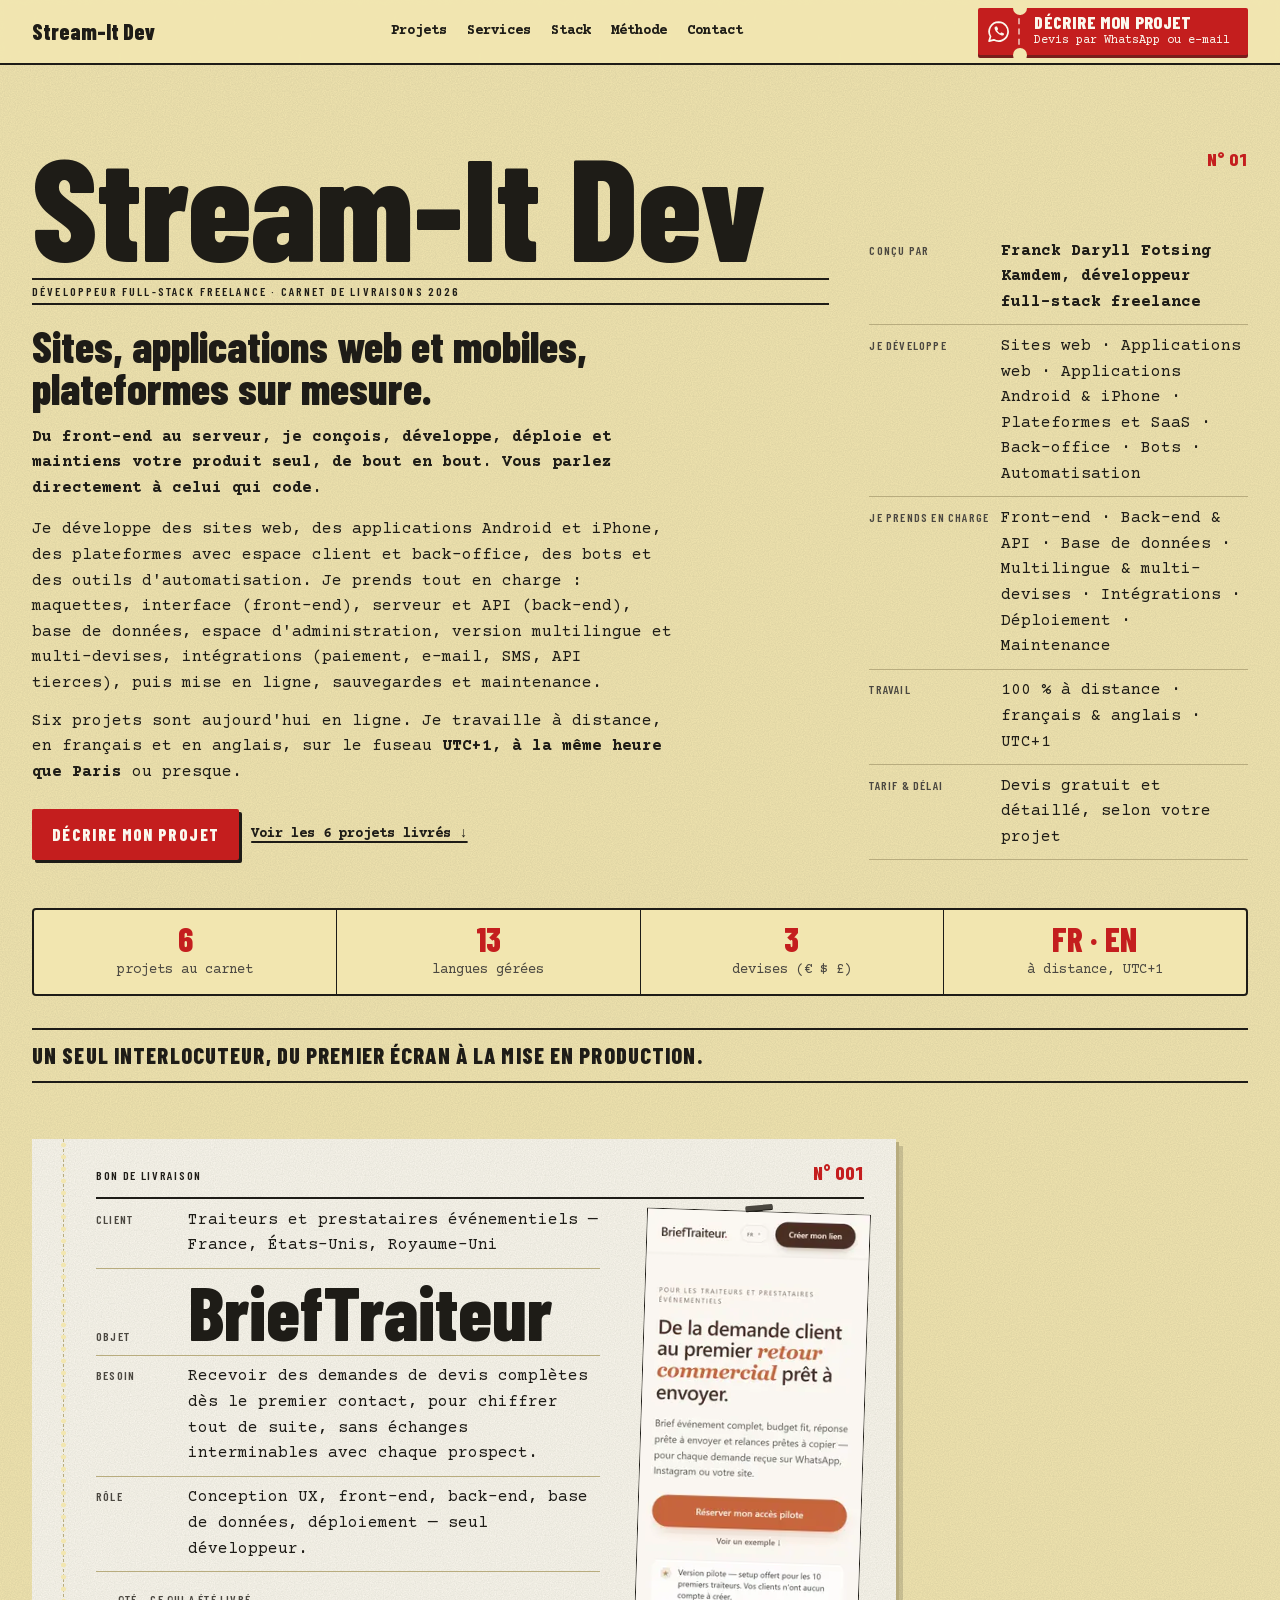
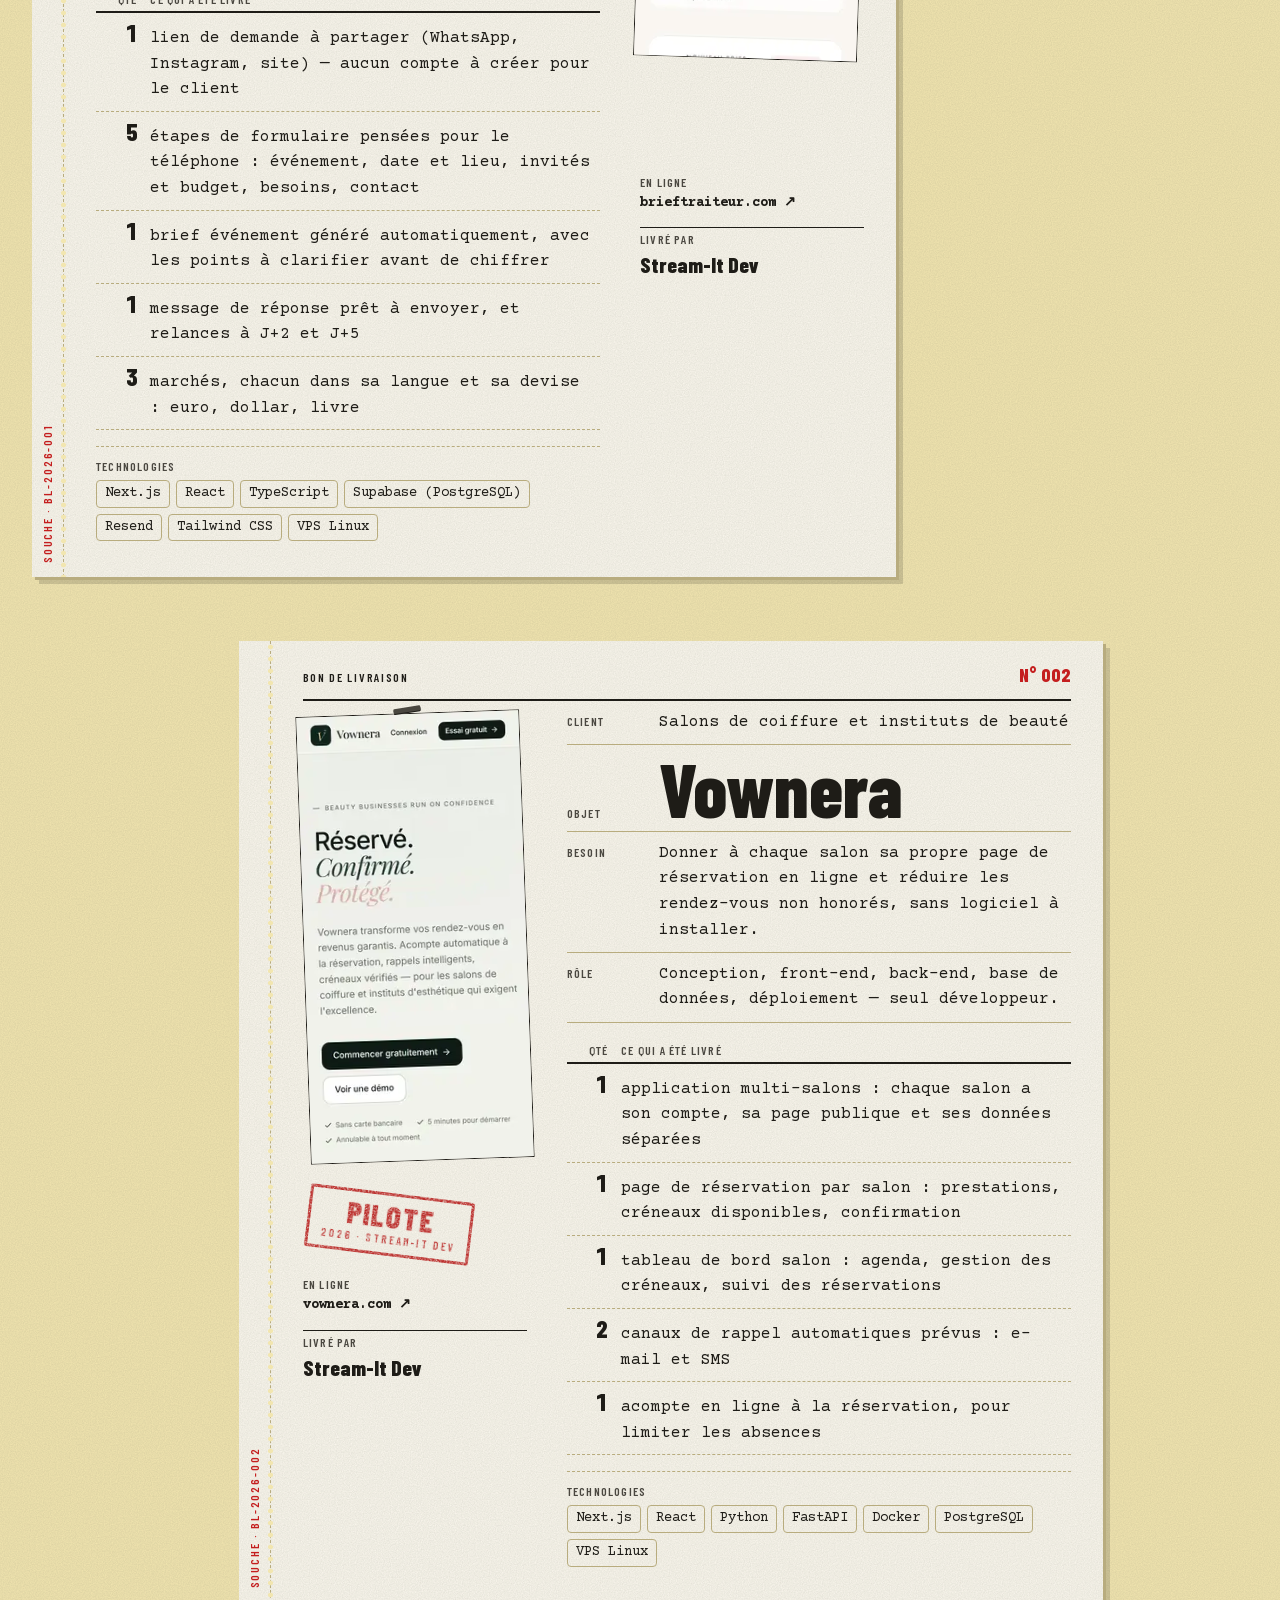
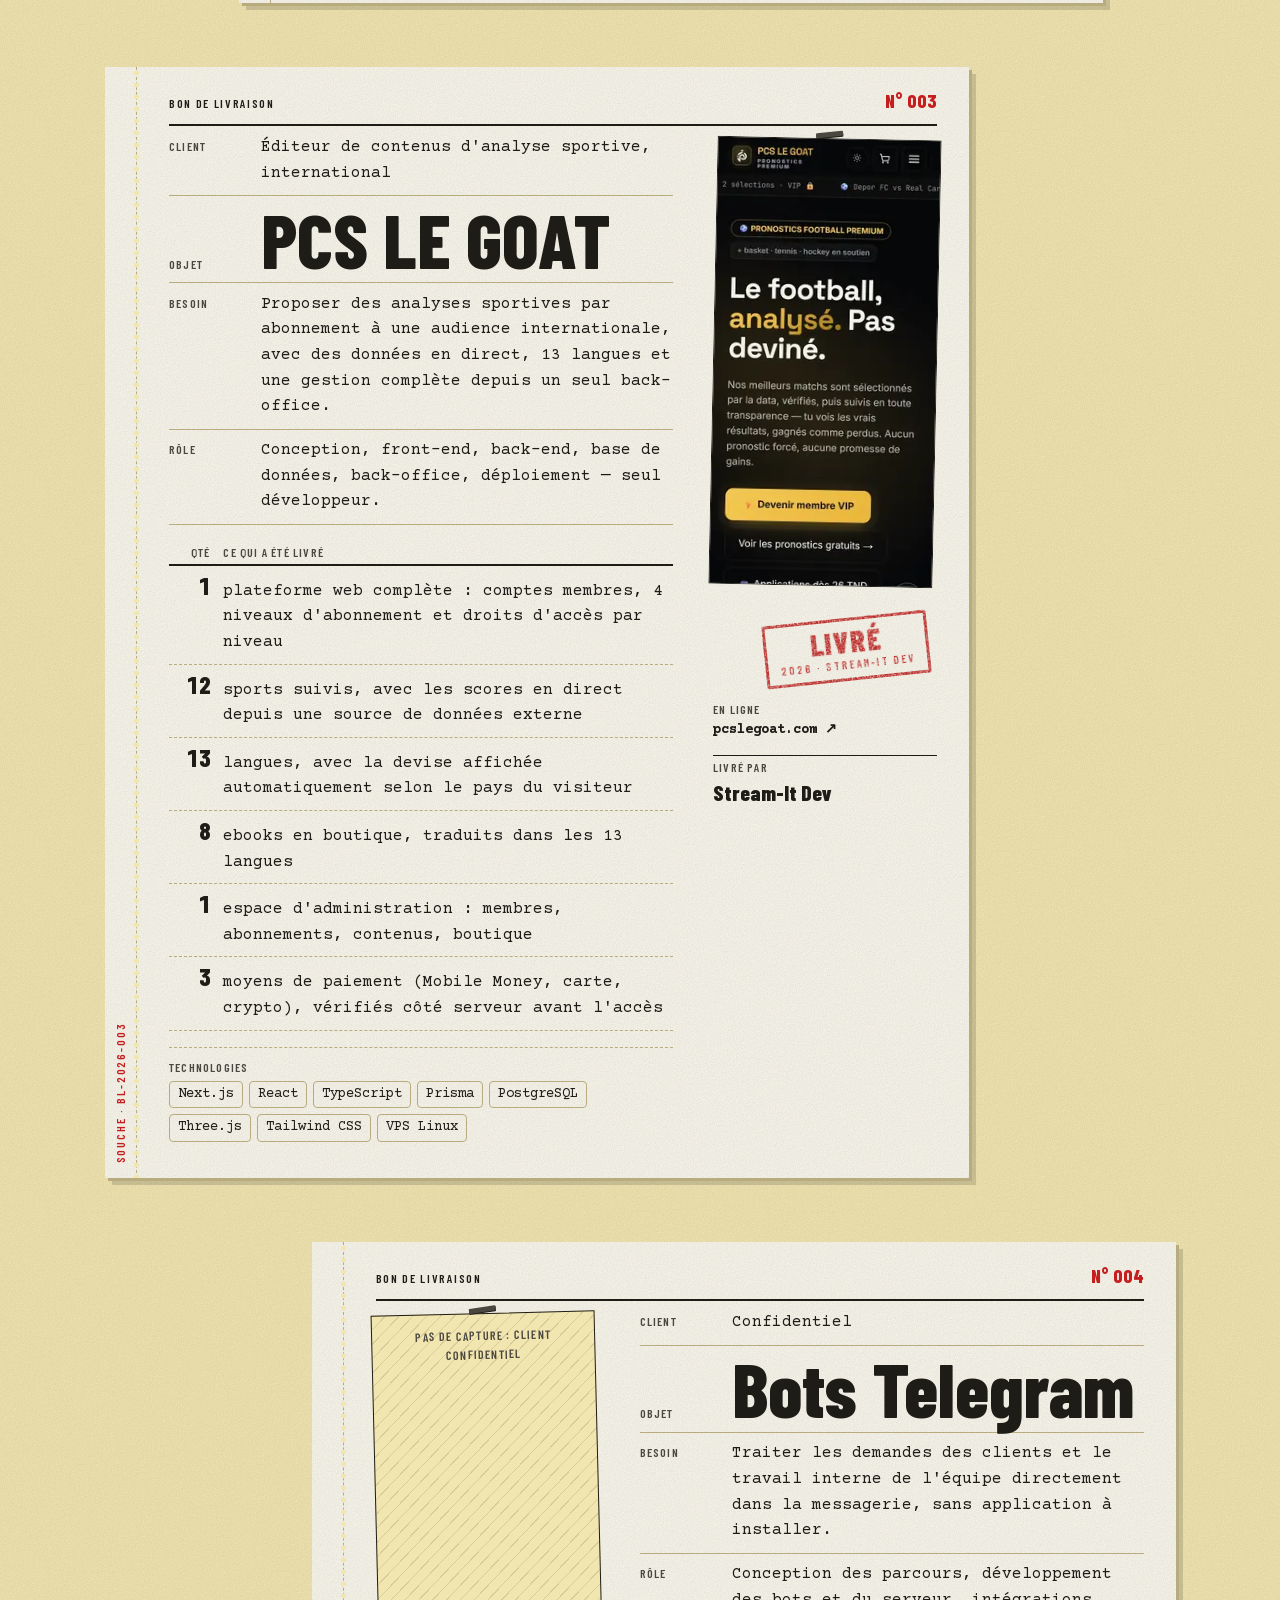
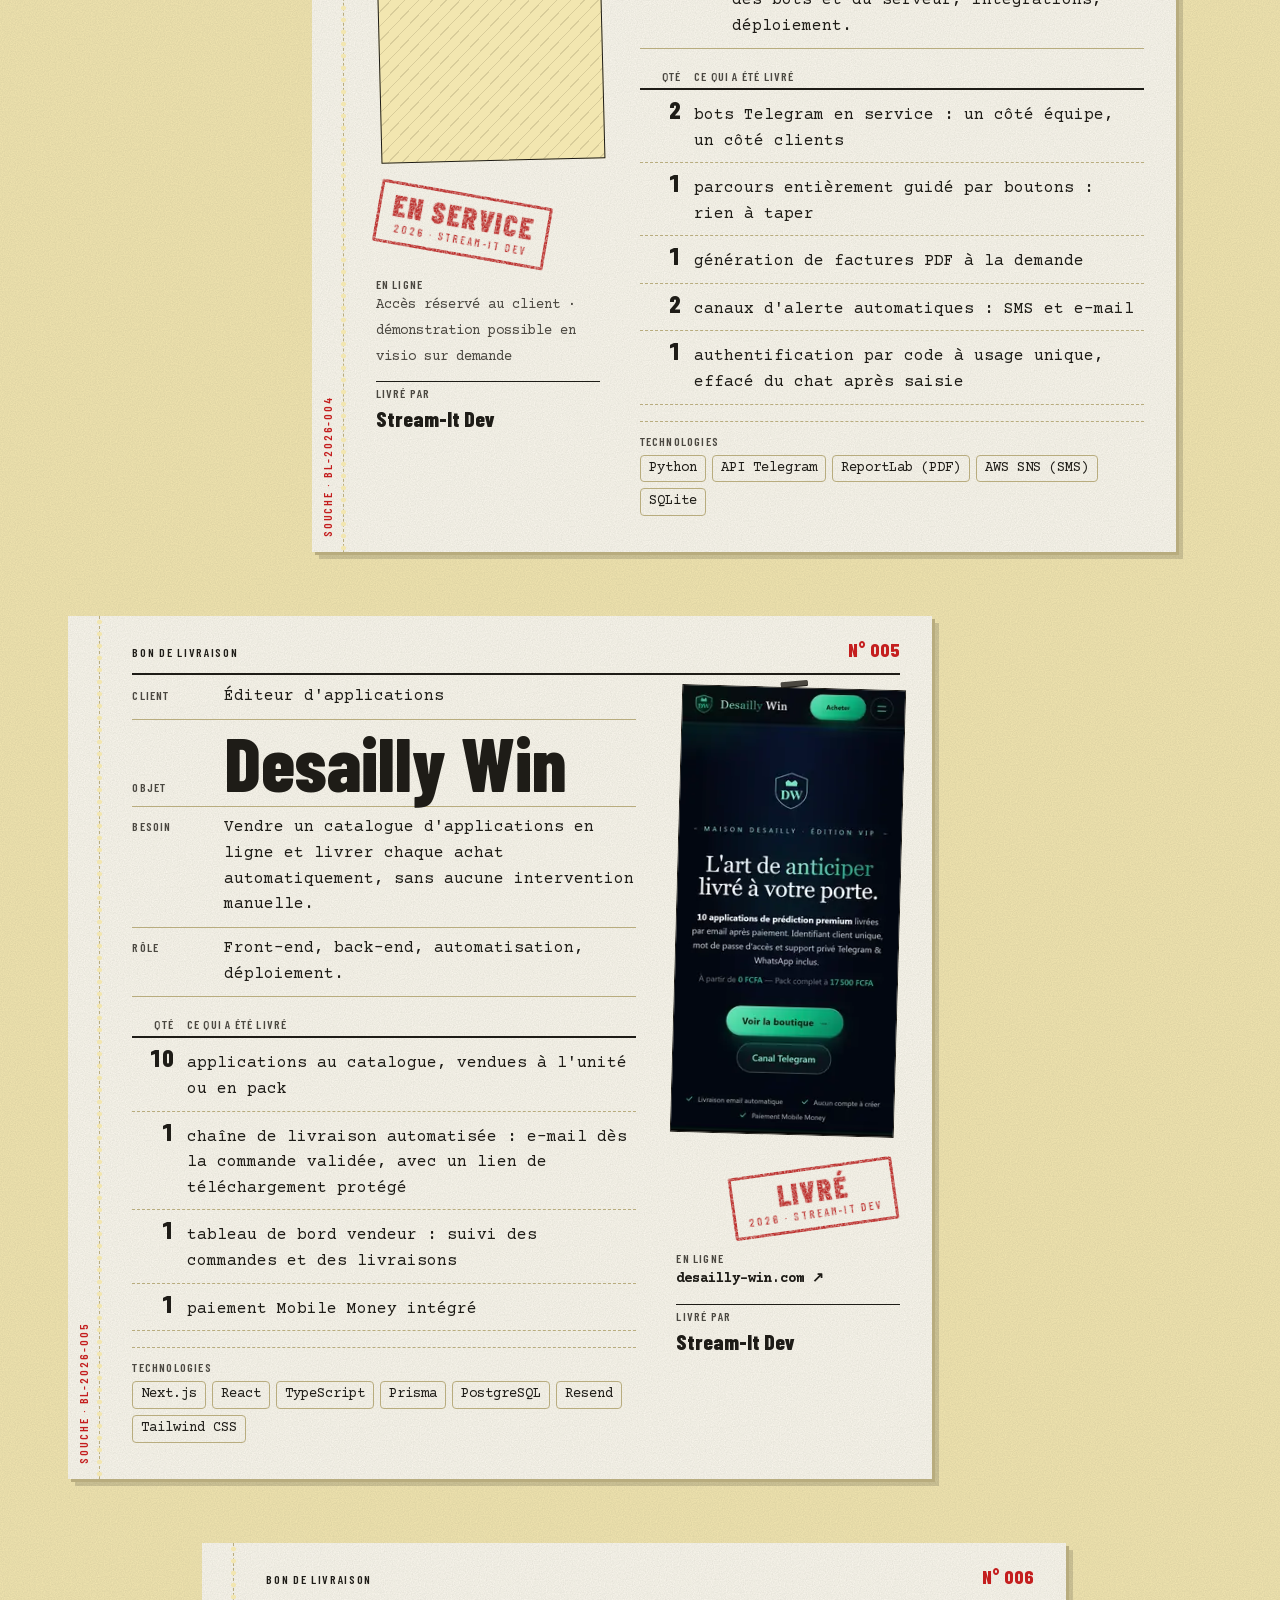
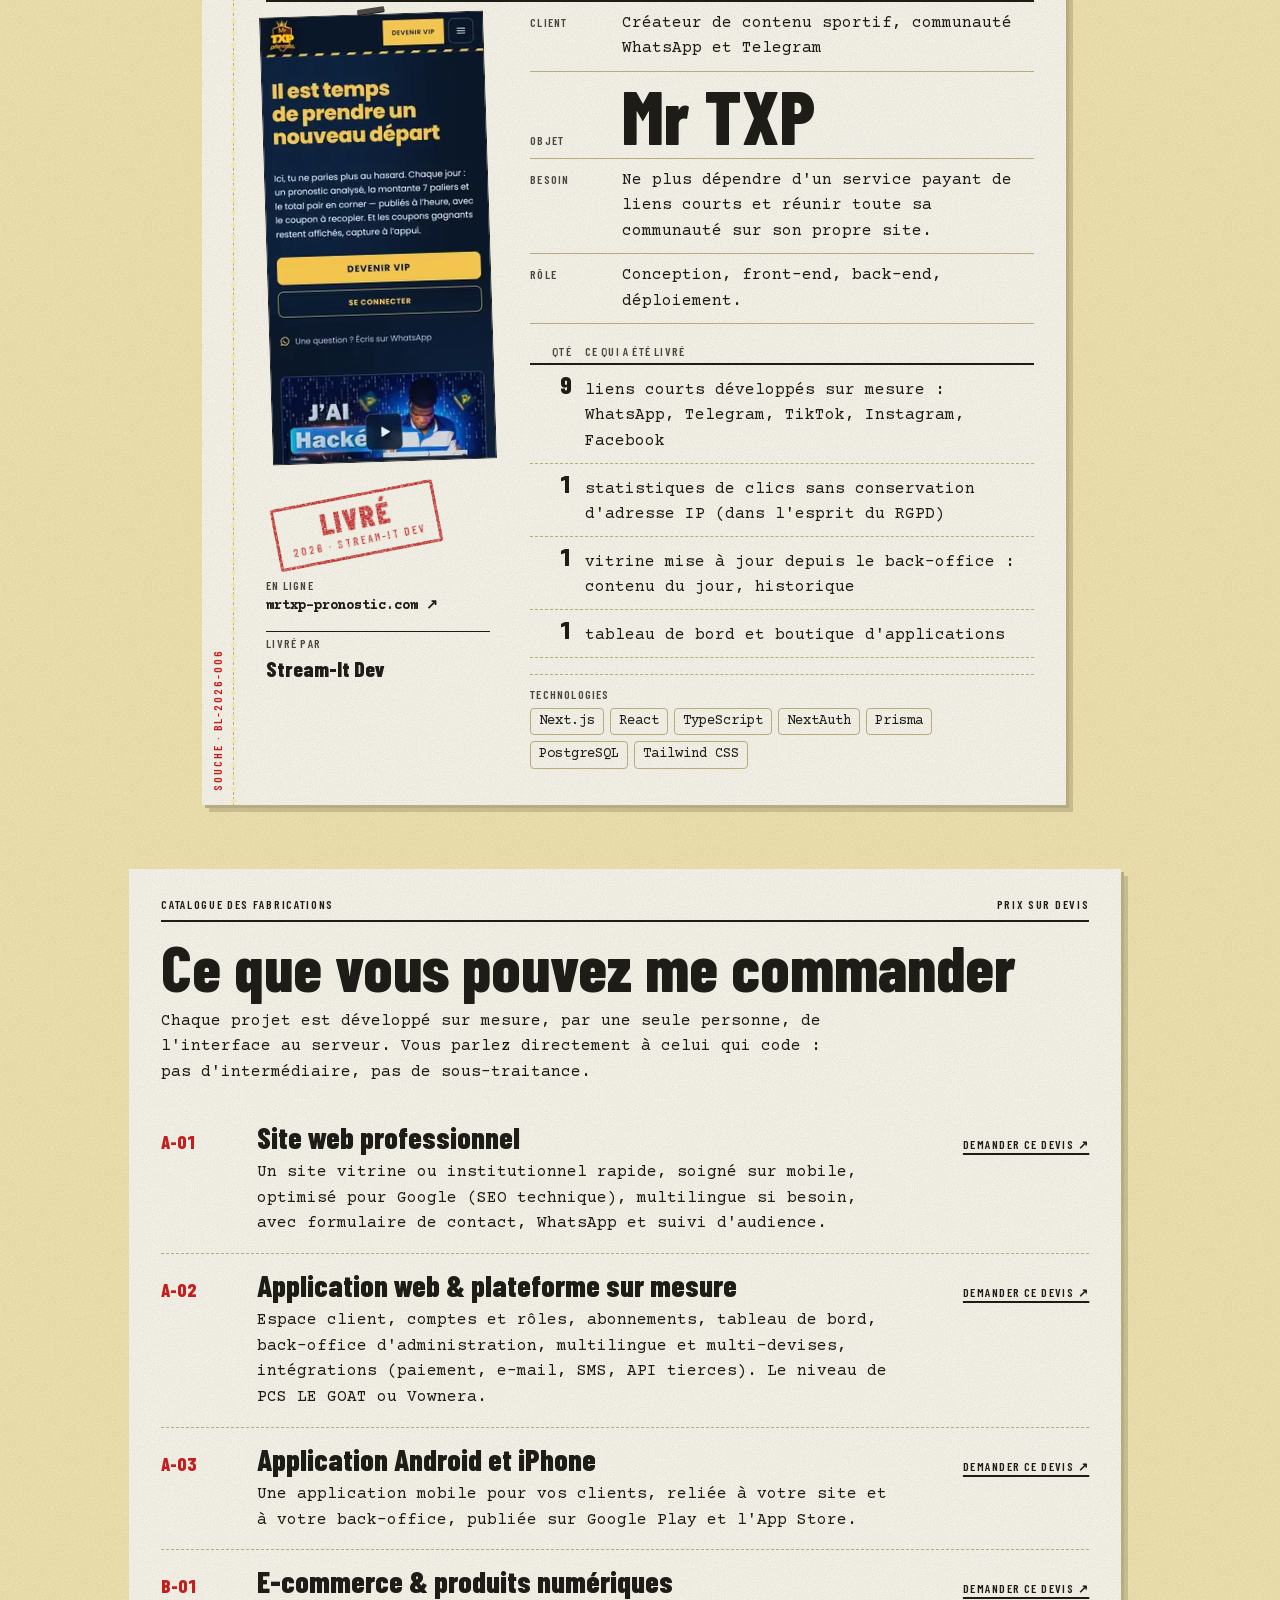
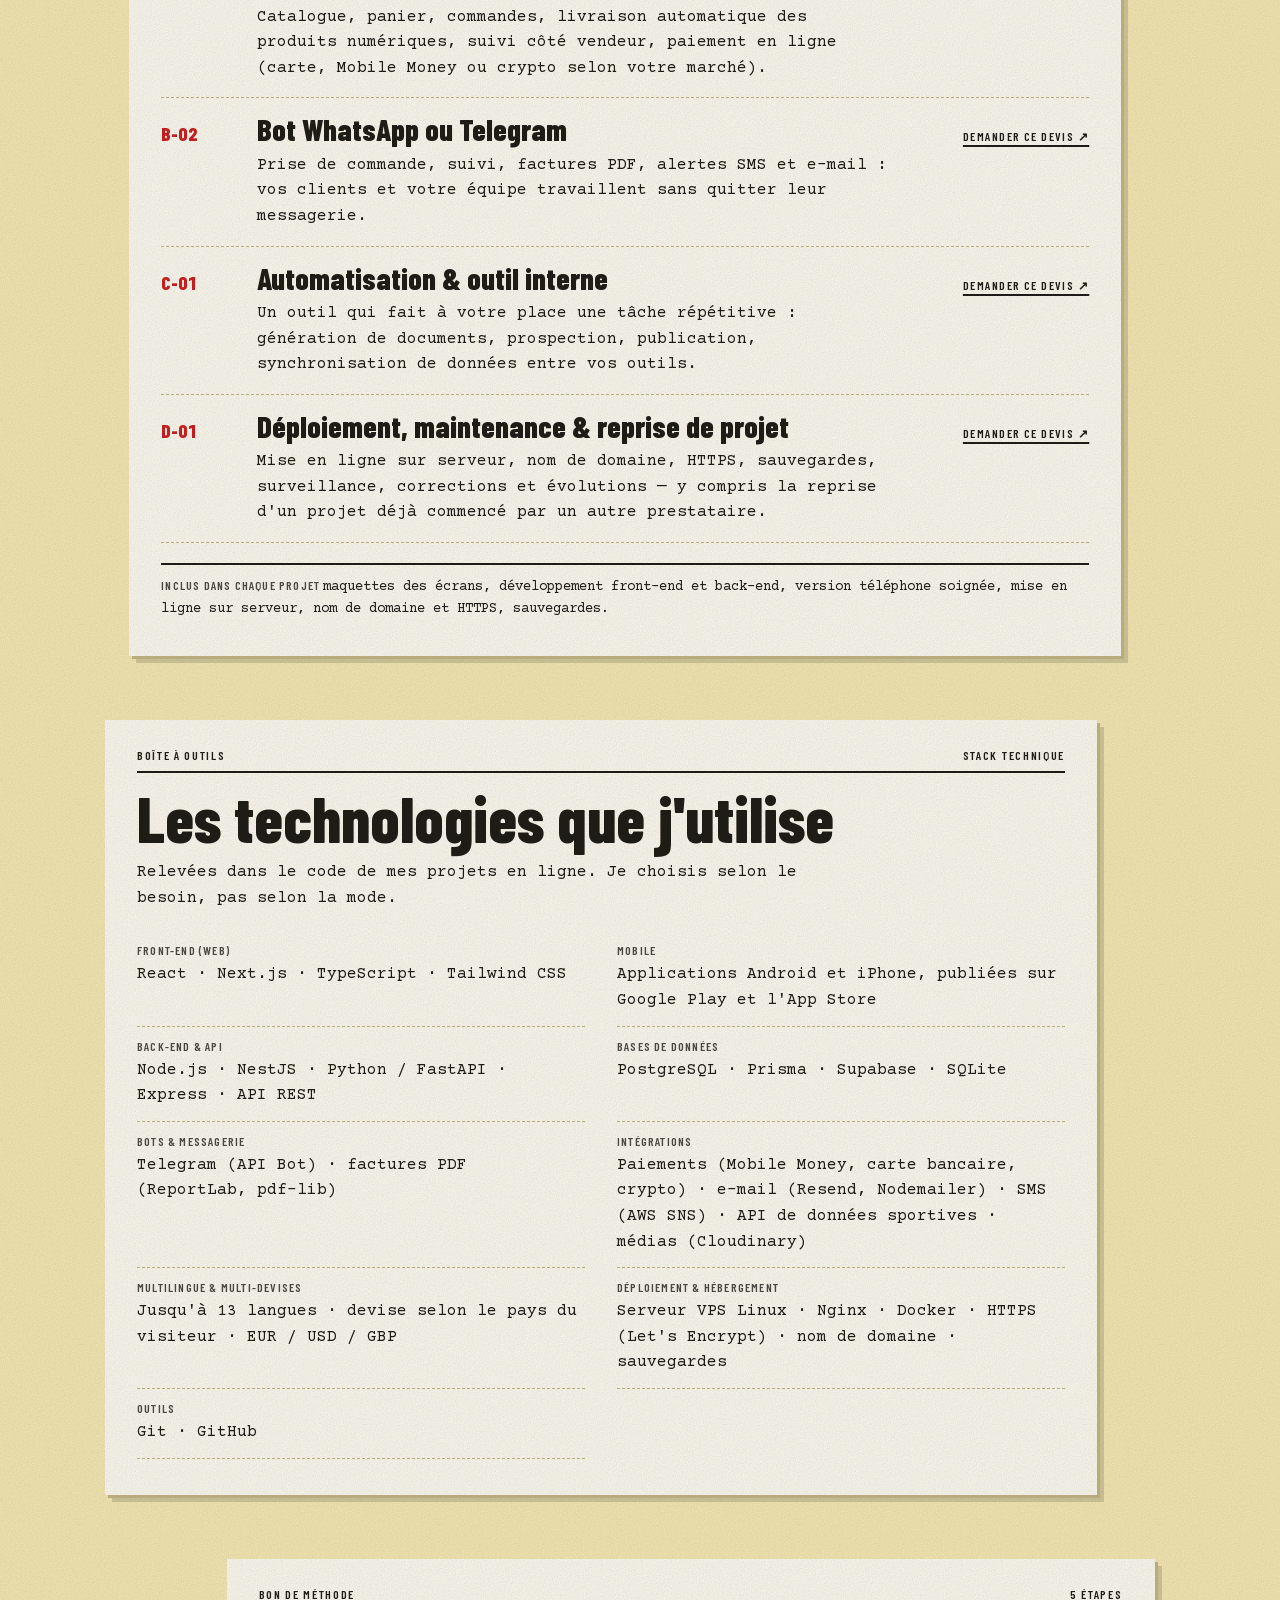
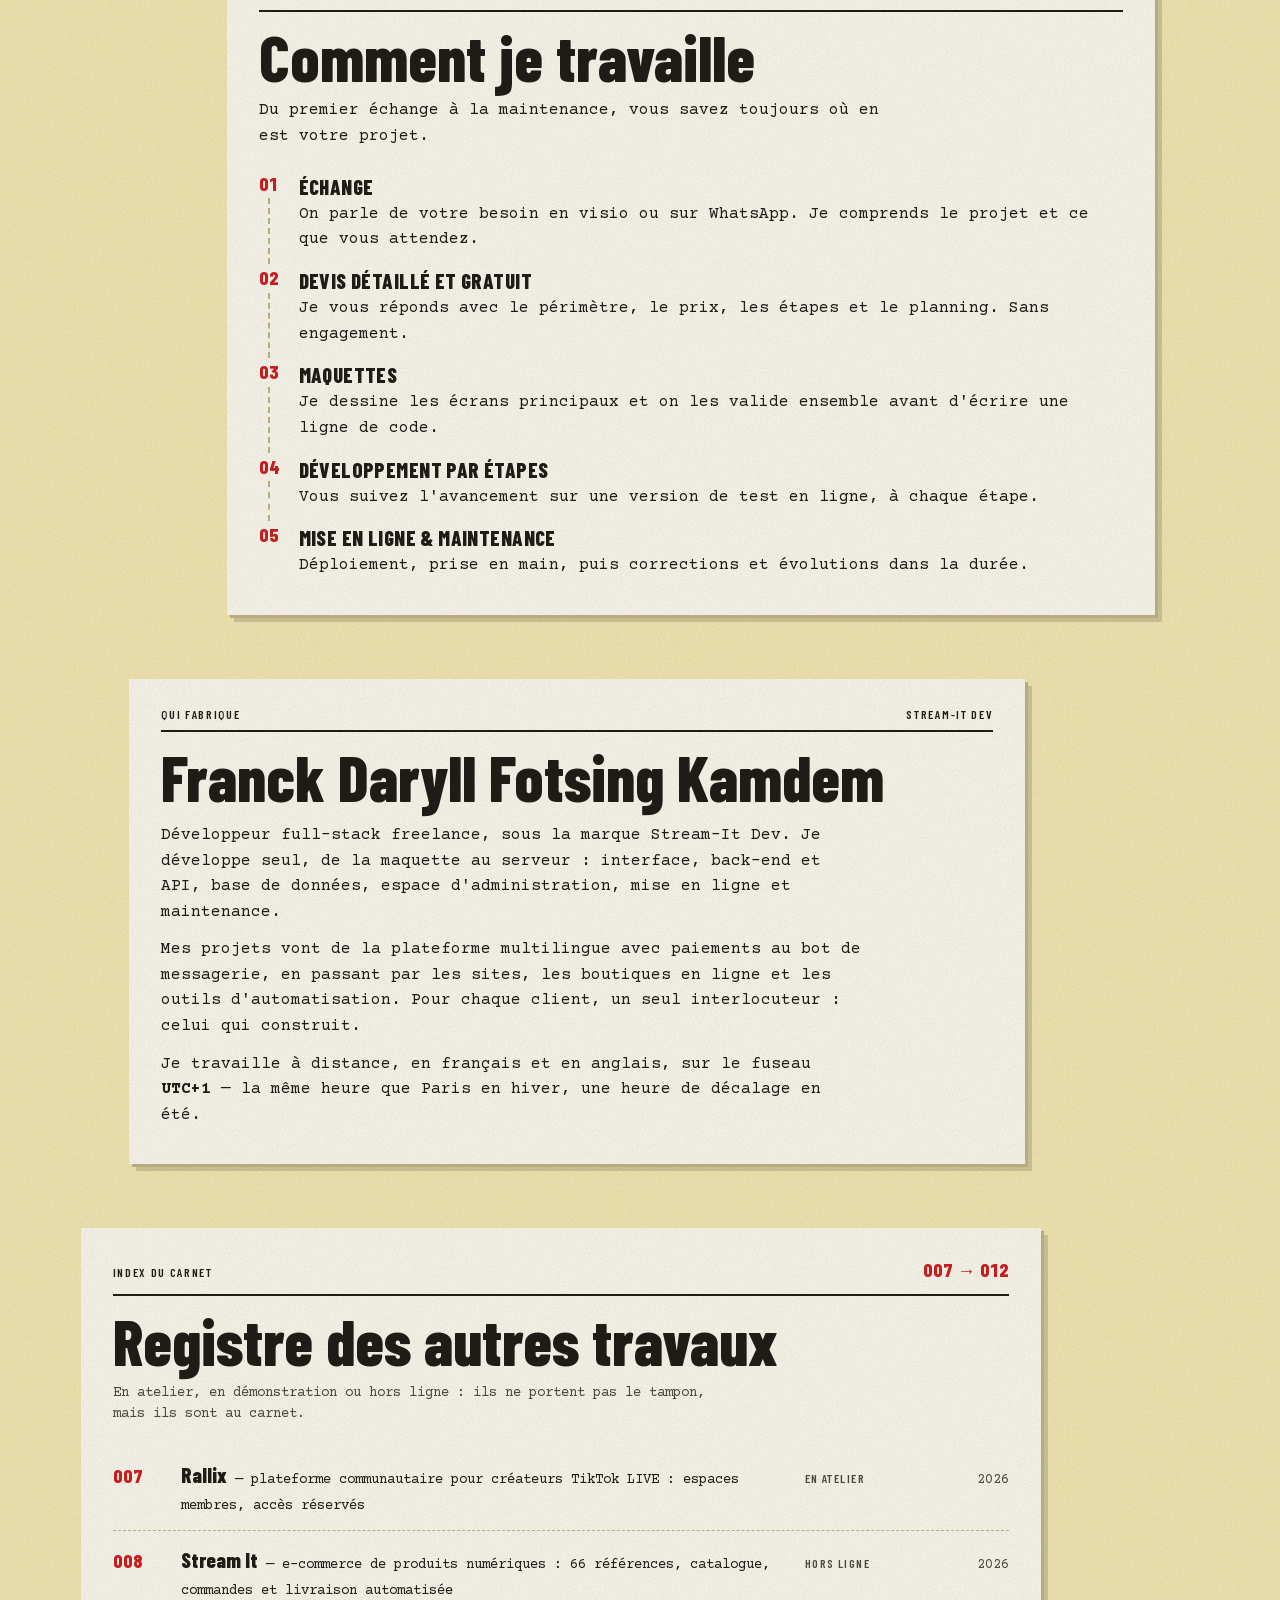
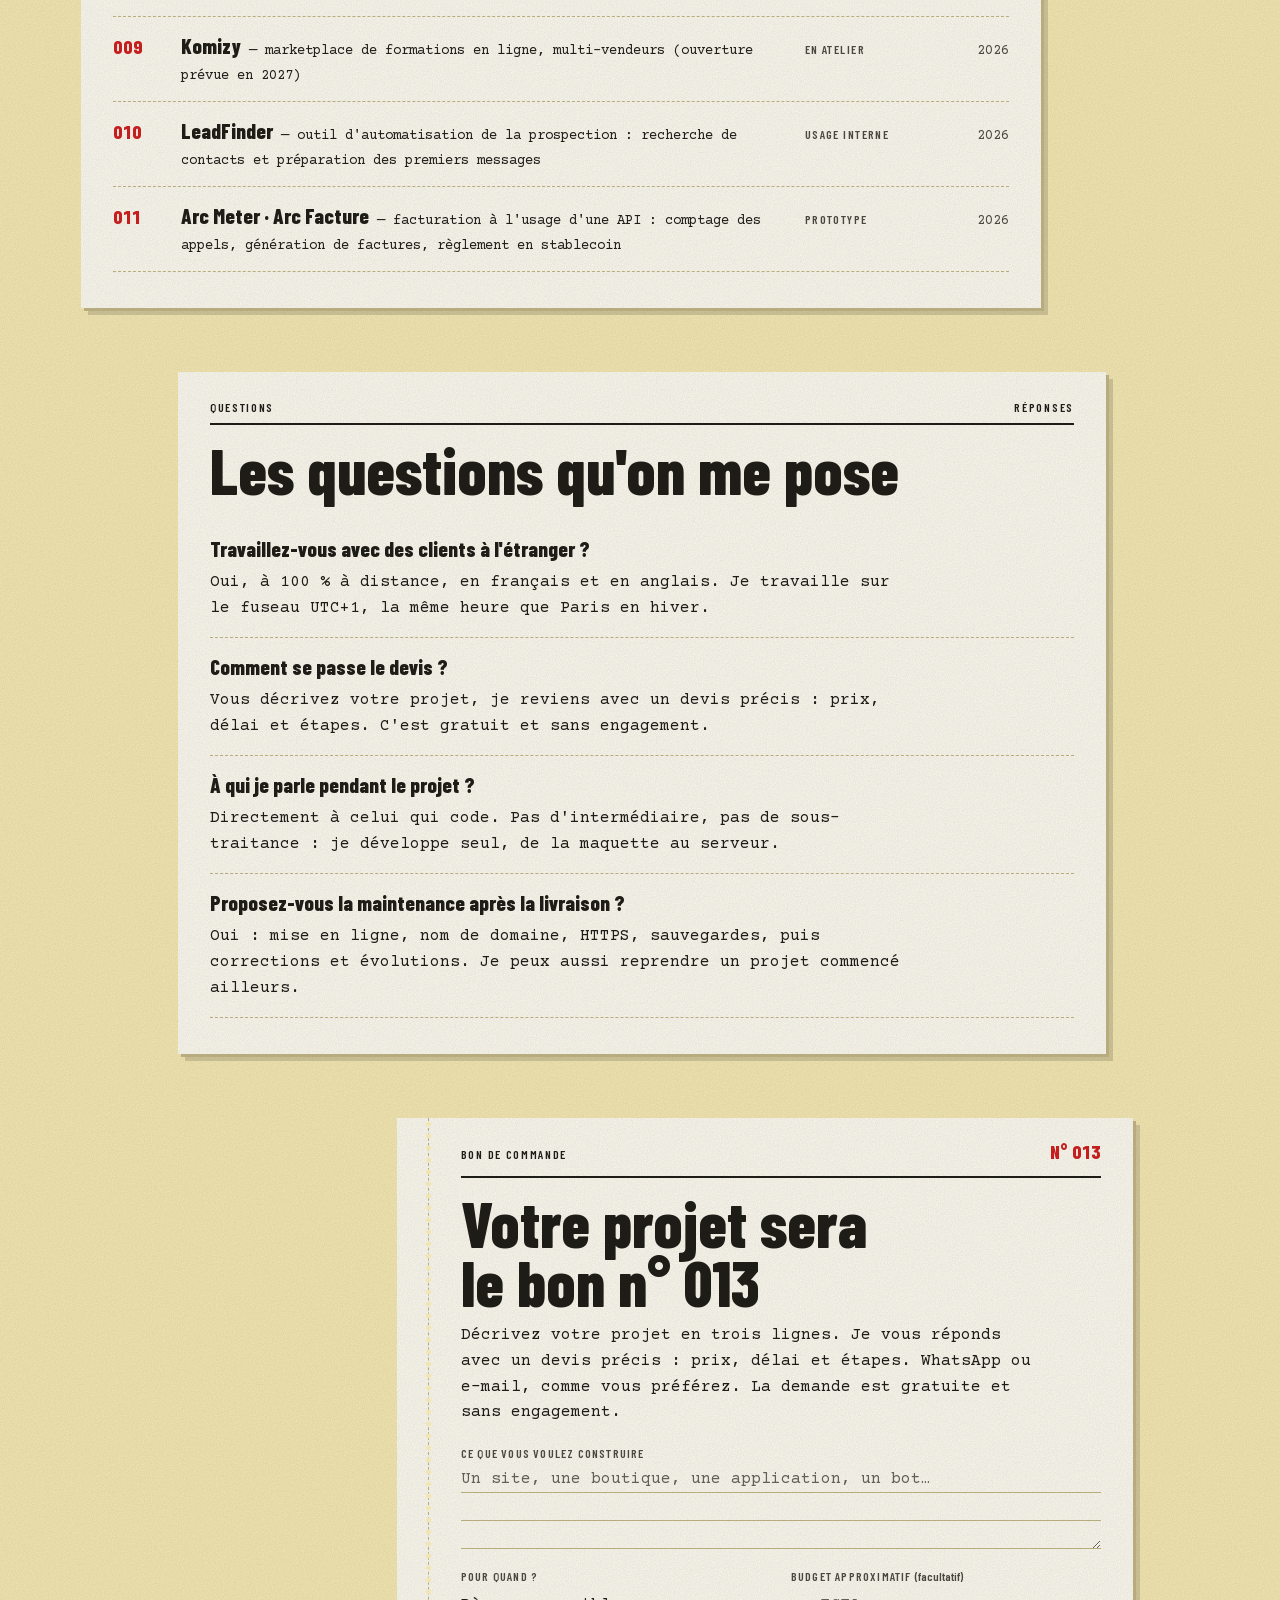
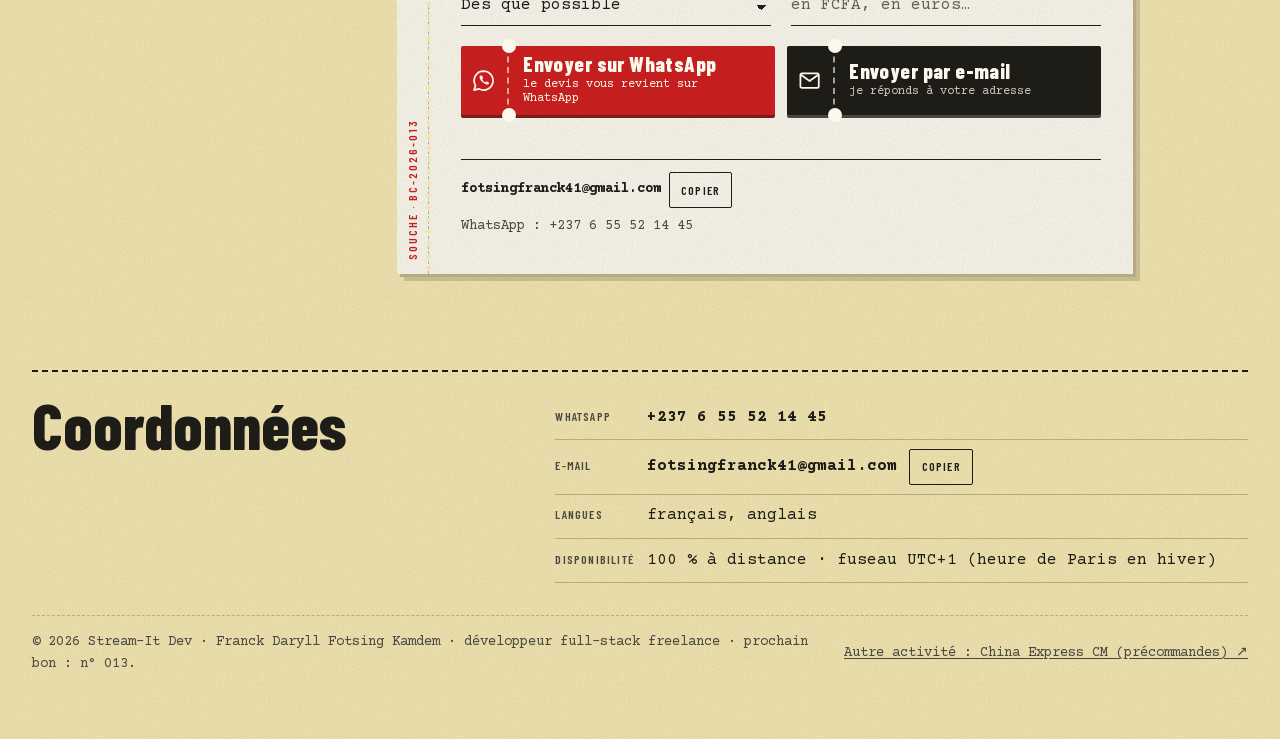
<file: index.html>
<!DOCTYPE html><html lang="fr" class="barlow_condensed_3bf6264e-module__rzLurq__variable courier_prime_338f1523-module__0I93rG__variable"><head><meta charSet="utf-8"/><meta name="viewport" content="width=device-width, initial-scale=1, viewport-fit=cover"/><link rel="preload" href="/_next/static/media/303804218d80822e-s.p.3lj349bs9hfu1.woff2" as="font" crossorigin="" type="font/woff2"/><link rel="preload" href="/_next/static/media/5f440d3eea613716-s.p.1xmps1tcyqv34.woff2" as="font" crossorigin="" type="font/woff2"/><link rel="preload" href="/_next/static/media/87d3ffffac5dafea-s.p.3a10o7es2neby.woff2" as="font" crossorigin="" type="font/woff2"/><link rel="preload" href="/_next/static/media/89232e6535d3b87e-s.p.2oeto2j5aaelm.woff2" as="font" crossorigin="" type="font/woff2"/><link rel="preload" as="image" imageSrcSet="/captures/brieftraiteur-m-240.webp 240w, /captures/brieftraiteur-m.webp 480w" imageSizes="(min-width: 48rem) 14rem, 6.75rem" fetchPriority="high"/><link rel="stylesheet" href="/_next/static/chunks/3xr0olkkqm8ep.css" data-precedence="next"/><meta name="next-size-adjust" content=""/><meta name="theme-color" content="#f2e6b0"/><title>Stream-It Dev — Développeur full-stack freelance | Sites, applications web &amp; mobiles</title><meta name="description" content="Développeur full-stack freelance : sites web, applications web et mobiles (Android, iPhone), plateformes avec back-office, bots, automatisation. Multilingue, déploiement et maintenance. Devis gratuit."/><meta name="author" content="Franck Daryll Fotsing Kamdem"/><link rel="canonical" href="https://joe237-glitch.github.io/"/><meta property="og:title" content="Stream-It Dev — Développeur full-stack freelance"/><meta property="og:description" content="Sites, applications web et mobiles, plateformes et back-office, bots, automatisation. 6 projets en ligne. Devis gratuit, réponse rapide."/><meta property="og:url" content="https://joe237-glitch.github.io/"/><meta property="og:site_name" content="Stream-It Dev"/><meta property="og:locale" content="fr_FR"/><meta property="og:image" content="https://joe237-glitch.github.io/og.jpg"/><meta property="og:image:width" content="1200"/><meta property="og:image:height" content="630"/><meta property="og:image:alt" content="Stream-It Dev, développeur full-stack freelance : carnet de 6 projets livrés"/><meta property="og:type" content="website"/><meta name="twitter:card" content="summary_large_image"/><meta name="twitter:title" content="Stream-It Dev — Développeur full-stack freelance"/><meta name="twitter:description" content="Sites, applications web et mobiles, plateformes et back-office, bots, automatisation. 6 projets en ligne. Devis gratuit, réponse rapide."/><meta name="twitter:image" content="https://joe237-glitch.github.io/og.jpg"/><link rel="icon" href="/icon.svg?icon.0-s0zhast9f95.svg" sizes="any" type="image/svg+xml"/></head><body><div hidden=""><!--$--><!--/$--></div><a href="#commande" class="sr-only focus:not-sr-only focus:fixed focus:left-3 focus:top-3 focus:z-50 focus:bg-souche focus:px-3 focus:py-2 focus:font-bold">Aller au bon de commande</a><div class="sticky top-0 z-40 hidden border-b-2 border-graphite bg-duplicata/95 backdrop-blur-[2px] md:block"><div class="mx-auto flex max-w-[84rem] items-center justify-between gap-6 px-8 py-2"><a href="#haut" class="shrink-0 font-titre text-[1.4rem] font-extrabold no-underline">Stream-It Dev</a><nav aria-label="Sections" class="flex items-center gap-5"><a href="#liasse" class="text-petit font-bold no-underline hover:underline">Projets</a><a href="#services" class="text-petit font-bold no-underline hover:underline">Services</a><a href="#stack" class="text-petit font-bold no-underline hover:underline">Stack</a><a href="#methode" class="text-petit font-bold no-underline hover:underline">Méthode</a><a href="#commande" class="text-petit font-bold no-underline hover:underline">Contact</a></nav><a href="#commande" class="ticket ticket-compact ticket-sur-jaune shrink-0"><span class="ticket-talon"><svg viewBox="0 0 24 24" aria-hidden="true" focusable="false"><path d="M12 2.2a9.8 9.8 0 0 0-8.4 14.8L2.2 21.8l4.9-1.3A9.8 9.8 0 1 0 12 2.2Z" fill="none" stroke="currentColor" stroke-width="1.8" stroke-linejoin="round"></path><path d="M8.6 7.3c.3-.5.6-.5.9-.5h.6c.2 0 .4.1.5.4l.8 1.9c.1.3 0 .5-.1.7l-.6.7c-.1.2-.2.4 0 .6.6 1 1.4 1.9 2.5 2.5.2.1.4.1.6 0l.7-.6c.2-.2.4-.2.7-.1l1.9.8c.3.1.4.3.4.5v.6c0 .3 0 .6-.5.9-.6.4-1.5.5-2.4.2-1.6-.5-3-1.4-4.1-2.6-1.2-1.2-2-2.5-2.5-4.1-.3-.9-.2-1.8.5-2.5Z" fill="currentColor"></path></svg></span><span class="ticket-texte"><span class="ticket-titre">DÉCRIRE MON PROJET</span><span class="ticket-sous">Devis par WhatsApp ou e-mail</span></span></a></div></div><header id="haut" class="relative mx-auto max-w-[84rem] px-gouttiere pb-8 pt-5 md:px-8 md:pb-14 md:pt-20"><span aria-hidden="true" class="absolute right-gouttiere top-6 font-titre text-[1.1rem] font-extrabold tabular-nums text-tampon md:right-8 md:top-20">N° 01</span><div class="md:grid md:grid-cols-12 md:gap-10"><div class="md:col-span-8"><h1 class="pr-14 font-titre text-carnet font-extrabold md:pr-0"><span class="whitespace-nowrap">Stream-It</span> Dev</h1><p class="mt-3 border-y-2 border-graphite py-1 font-titre text-etiquette font-semibold uppercase tracking-[0.18em]">Développeur full-stack freelance · Carnet de livraisons 2026</p><p class="mt-5 max-w-[38rem] font-titre text-[1.95rem] font-extrabold leading-[0.95] md:text-[2.75rem]">Sites, applications web et mobiles, plateformes sur mesure.</p><p class="mt-4 max-w-[38rem] font-bold">Du front-end au serveur, je conçois, développe, déploie et maintiens votre produit seul, de bout en bout. Vous parlez directement à celui qui code.</p><div class="mt-4 grid max-w-[40rem] gap-3"><p>Je développe des sites web, des applications Android et iPhone, des plateformes avec espace client et back-office, des bots et des outils d&#x27;automatisation. Je prends tout en charge : maquettes, interface (front-end), serveur et API (back-end), base de données, espace d&#x27;administration, version multilingue et multi-devises, intégrations (paiement, e-mail, SMS, API tierces), puis mise en ligne, sauvegardes et maintenance.</p><p>Six projets sont aujourd&#x27;hui en ligne. Je travaille à distance, en français et en anglais, sur le fuseau<strong> UTC+1, à la même heure que Paris</strong> ou presque.</p></div><div class="mt-6 flex flex-col gap-3 sm:flex-row sm:flex-wrap sm:items-center"><a href="#commande" class="bouton-devis">Décrire mon projet</a><a href="#liasse" class="text-petit font-bold underline decoration-2 underline-offset-4">Voir les 6 projets livrés ↓</a></div></div><dl class="m-0 mt-6 md:col-span-4 md:mt-2 md:self-end"><div class="champ md:grid-cols-[7.5rem_minmax(0,1fr)]"><dt class="etiquette">Conçu par</dt><dd class="m-0 font-bold">Franck Daryll Fotsing Kamdem, développeur full-stack freelance</dd></div><div class="champ md:grid-cols-[7.5rem_minmax(0,1fr)]"><dt class="etiquette">Je développe</dt><dd class="m-0">Sites web · Applications web · Applications Android &amp; iPhone · Plateformes et SaaS · Back-office · Bots · Automatisation</dd></div><div class="champ md:grid-cols-[7.5rem_minmax(0,1fr)]"><dt class="etiquette">Je prends en charge</dt><dd class="m-0">Front-end · Back-end &amp; API · Base de données · Multilingue &amp; multi-devises · Intégrations · Déploiement · Maintenance</dd></div><div class="champ md:grid-cols-[7.5rem_minmax(0,1fr)]"><dt class="etiquette">Travail</dt><dd class="m-0">100 % à distance · français &amp; anglais · UTC+1</dd></div><div class="champ md:grid-cols-[7.5rem_minmax(0,1fr)]"><dt class="etiquette">Tarif &amp; délai</dt><dd class="m-0">Devis gratuit et détaillé, selon votre projet</dd></div></dl></div><div id="confiance" class="mt-8 grid grid-cols-2 gap-px overflow-clip rounded-sm border-2 border-graphite bg-graphite md:mt-12 md:grid-cols-4"><div class="bg-duplicata px-4 py-3 text-center"><span class="block font-titre text-[1.75rem] font-extrabold leading-none text-tampon md:text-[2.1rem]">6</span><span class="mt-1 block text-petit text-carbone">projets au carnet</span></div><div class="bg-duplicata px-4 py-3 text-center"><span class="block font-titre text-[1.75rem] font-extrabold leading-none text-tampon md:text-[2.1rem]">13</span><span class="mt-1 block text-petit text-carbone">langues gérées</span></div><div class="bg-duplicata px-4 py-3 text-center"><span class="block font-titre text-[1.75rem] font-extrabold leading-none text-tampon md:text-[2.1rem]">3</span><span class="mt-1 block text-petit text-carbone">devises (€ $ £)</span></div><div class="bg-duplicata px-4 py-3 text-center"><span class="block font-titre text-[1.75rem] font-extrabold leading-none text-tampon md:text-[2.1rem]">FR · EN</span><span class="mt-1 block text-petit text-carbone">à distance, UTC+1</span></div></div><p class="mt-8 border-y-2 border-graphite py-2 font-titre text-[1.15rem] font-extrabold uppercase tracking-[0.05em] md:text-[1.4rem]">Un seul interlocuteur, du premier écran à la mise en production.</p></header><main class="mx-auto flex max-w-[84rem] flex-col gap-12 px-gouttiere pb-32 md:gap-16 md:px-8 md:pb-20"><section aria-labelledby="titre-liasse" id="liasse" class="flex flex-col gap-12 md:gap-16"><h2 id="titre-liasse" class="sr-only">Projets livrés</h2><article aria-labelledby="objet-001" data-bon="" class="bon papier liasse max-w-[54rem] mr-3 md:ml-0"><div class="souche" aria-hidden="true"><span class="souche-numero">SOUCHE · BL-2026-<!-- -->001</span></div><div class="min-w-0 px-3 pb-6 pt-3 text-[0.9375rem] md:px-8 md:pb-9 md:pt-5 md:text-corps"><div class="flex items-baseline justify-between gap-4 border-b-2 border-graphite pb-2"><span class="font-titre text-etiquette font-semibold uppercase tracking-[0.14em]">Bon de livraison</span><span class="font-titre text-[1.15rem] font-extrabold tabular-nums text-tampon">N° <!-- -->001</span></div><div class="md:grid md:gap-10 md:grid-cols-[minmax(0,1fr)_14rem]"><div class="min-w-0 "><dl class="m-0"><div class="champ"><dt class="etiquette">Client</dt><dd class="m-0">Traiteurs et prestataires événementiels — France, États-Unis, Royaume-Uni</dd></div><div class="champ champ-ligne"><dt class="etiquette">Objet</dt><dd class="m-0"><h2 id="objet-001" class="font-titre text-objet font-extrabold">BriefTraiteur</h2></dd></div><div class="champ"><dt class="etiquette">Besoin</dt><dd class="m-0">Recevoir des demandes de devis complètes dès le premier contact, pour chiffrer tout de suite, sans échanges interminables avec chaque prospect.</dd></div><div class="champ"><dt class="etiquette">Rôle</dt><dd class="m-0">Conception UX, front-end, back-end, base de données, déploiement — seul développeur.</dd></div></dl><div class="mt-5 flex items-baseline gap-[0.7rem] border-b-2 border-graphite pb-1 md:gap-[0.8rem]"><span class="etiquette w-[2.1rem] text-right md:w-[2.6rem]">Qté</span><span class="etiquette">Ce qui a été livré</span></div><ul class="m-0 list-none p-0"><li class="ligne"><span class="qte">1</span><span>lien de demande à partager (WhatsApp, Instagram, site) — aucun compte à créer pour le client</span></li><li class="ligne"><span class="qte">5</span><span>étapes de formulaire pensées pour le téléphone : événement, date et lieu, invités et budget, besoins, contact</span></li><li class="ligne"><span class="qte">1</span><span>brief événement généré automatiquement, avec les points à clarifier avant de chiffrer</span></li><li class="ligne"><span class="qte">1</span><span>message de réponse prêt à envoyer, et relances à J+2 et J+5</span></li><li class="ligne"><span class="qte">3</span><span>marchés, chacun dans sa langue et sa devise : euro, dollar, livre</span></li></ul><div class="mt-4 border-t border-dashed border-filet pt-3"><span class="etiquette block">Technologies</span><ul class="m-0 mt-1.5 flex list-none flex-wrap gap-1.5 p-0"><li class="rounded-sm border border-filet px-2 py-0.5 text-petit">Next.js</li><li class="rounded-sm border border-filet px-2 py-0.5 text-petit">React</li><li class="rounded-sm border border-filet px-2 py-0.5 text-petit">TypeScript</li><li class="rounded-sm border border-filet px-2 py-0.5 text-petit">Supabase (PostgreSQL)</li><li class="rounded-sm border border-filet px-2 py-0.5 text-petit">Resend</li><li class="rounded-sm border border-filet px-2 py-0.5 text-petit">Tailwind CSS</li><li class="rounded-sm border border-filet px-2 py-0.5 text-petit">VPS Linux</li></ul></div></div><div class="relative mt-6 grid gap-4 md:mt-3 md:block grid-cols-[6.75rem_minmax(0,1fr)]"><figure class="agrafe " style="--incline:1.8deg" data-nom="BriefTraiteur"><img src="/captures/brieftraiteur-m.webp" srcSet="/captures/brieftraiteur-m-240.webp 240w, /captures/brieftraiteur-m.webp 480w" sizes="(min-width: 48rem) 14rem, 6.75rem" alt="Accueil de BriefTraiteur sur téléphone : de la demande client au premier retour commercial prêt à envoyer" width="480" height="960" loading="eager" decoding="async" fetchPriority="high"/></figure><div class="relative flex min-w-0 flex-col justify-end gap-3 md:mt-2 md:pt-[6.75rem]"><p class="m-0"><span class="etiquette block">En ligne</span><a href="https://brieftraiteur.com/" rel="noopener" class="text-petit font-bold [overflow-wrap:anywhere]">brieftraiteur.com<!-- --> ↗</a></p><p class="m-0 border-t border-graphite pt-1"><span class="etiquette block">Livré par</span><span class="font-titre text-[1.35rem] font-extrabold">Stream-It Dev</span></p><p class="tampon top-1 right-0 md:top-6" style="--penche:-9deg" data-tampon=""><span class="tampon-mot">Pilote</span><span class="tampon-date">2026<!-- --> · Stream-It Dev</span></p></div></div></div></div></article><article aria-labelledby="objet-002" data-bon="" class="bon papier liasse max-w-[54rem] ml-3 md:ml-[17%]"><div class="souche" aria-hidden="true"><span class="souche-numero">SOUCHE · BL-2026-<!-- -->002</span></div><div class="min-w-0 px-3 pb-6 pt-3 text-[0.9375rem] md:px-8 md:pb-9 md:pt-5 md:text-corps"><div class="flex items-baseline justify-between gap-4 border-b-2 border-graphite pb-2"><span class="font-titre text-etiquette font-semibold uppercase tracking-[0.14em]">Bon de livraison</span><span class="font-titre text-[1.15rem] font-extrabold tabular-nums text-tampon">N° <!-- -->002</span></div><div class="md:grid md:gap-10 md:grid-cols-[14rem_minmax(0,1fr)]"><div class="min-w-0 md:order-2"><dl class="m-0"><div class="champ"><dt class="etiquette">Client</dt><dd class="m-0">Salons de coiffure et instituts de beauté</dd></div><div class="champ champ-ligne"><dt class="etiquette">Objet</dt><dd class="m-0"><h2 id="objet-002" class="font-titre text-objet font-extrabold">Vownera</h2></dd></div><div class="champ"><dt class="etiquette">Besoin</dt><dd class="m-0">Donner à chaque salon sa propre page de réservation en ligne et réduire les rendez-vous non honorés, sans logiciel à installer.</dd></div><div class="champ"><dt class="etiquette">Rôle</dt><dd class="m-0">Conception, front-end, back-end, base de données, déploiement — seul développeur.</dd></div></dl><div class="mt-5 flex items-baseline gap-[0.7rem] border-b-2 border-graphite pb-1 md:gap-[0.8rem]"><span class="etiquette w-[2.1rem] text-right md:w-[2.6rem]">Qté</span><span class="etiquette">Ce qui a été livré</span></div><ul class="m-0 list-none p-0"><li class="ligne"><span class="qte">1</span><span>application multi-salons : chaque salon a son compte, sa page publique et ses données séparées</span></li><li class="ligne"><span class="qte">1</span><span>page de réservation par salon : prestations, créneaux disponibles, confirmation</span></li><li class="ligne"><span class="qte">1</span><span>tableau de bord salon : agenda, gestion des créneaux, suivi des réservations</span></li><li class="ligne"><span class="qte">2</span><span>canaux de rappel automatiques prévus : e-mail et SMS</span></li><li class="ligne"><span class="qte">1</span><span>acompte en ligne à la réservation, pour limiter les absences</span></li></ul><div class="mt-4 border-t border-dashed border-filet pt-3"><span class="etiquette block">Technologies</span><ul class="m-0 mt-1.5 flex list-none flex-wrap gap-1.5 p-0"><li class="rounded-sm border border-filet px-2 py-0.5 text-petit">Next.js</li><li class="rounded-sm border border-filet px-2 py-0.5 text-petit">React</li><li class="rounded-sm border border-filet px-2 py-0.5 text-petit">Python</li><li class="rounded-sm border border-filet px-2 py-0.5 text-petit">FastAPI</li><li class="rounded-sm border border-filet px-2 py-0.5 text-petit">Docker</li><li class="rounded-sm border border-filet px-2 py-0.5 text-petit">PostgreSQL</li><li class="rounded-sm border border-filet px-2 py-0.5 text-petit">VPS Linux</li></ul></div></div><div class="relative mt-6 grid gap-4 md:mt-3 md:block grid-cols-[minmax(0,1fr)_6.75rem] md:order-1"><figure class="agrafe order-2 md:order-none" style="--incline:-2deg" data-nom="Vownera"><img src="/captures/vownera-m.webp" srcSet="/captures/vownera-m-240.webp 240w, /captures/vownera-m.webp 480w" sizes="(min-width: 48rem) 14rem, 6.75rem" alt="Accueil de Vownera sur téléphone : réservation en ligne pour salons et instituts" width="480" height="960" loading="lazy" decoding="async" fetchPriority="auto"/></figure><div class="relative flex min-w-0 flex-col justify-end gap-3 md:mt-2 md:pt-[6.75rem]"><p class="m-0"><span class="etiquette block">En ligne</span><a href="https://vownera.com/" rel="noopener" class="text-petit font-bold [overflow-wrap:anywhere]">vownera.com<!-- --> ↗</a></p><p class="m-0 border-t border-graphite pt-1"><span class="etiquette block">Livré par</span><span class="font-titre text-[1.35rem] font-extrabold">Stream-It Dev</span></p><p class="tampon top-1 left-1 md:top-6" style="--penche:7deg" data-tampon=""><span class="tampon-mot">Pilote</span><span class="tampon-date">2026<!-- --> · Stream-It Dev</span></p></div></div></div></div></article><article aria-labelledby="objet-003" data-bon="" class="bon papier liasse max-w-[54rem] mr-3 md:ml-[6%]"><div class="souche" aria-hidden="true"><span class="souche-numero">SOUCHE · BL-2026-<!-- -->003</span></div><div class="min-w-0 px-3 pb-6 pt-3 text-[0.9375rem] md:px-8 md:pb-9 md:pt-5 md:text-corps"><div class="flex items-baseline justify-between gap-4 border-b-2 border-graphite pb-2"><span class="font-titre text-etiquette font-semibold uppercase tracking-[0.14em]">Bon de livraison</span><span class="font-titre text-[1.15rem] font-extrabold tabular-nums text-tampon">N° <!-- -->003</span></div><div class="md:grid md:gap-10 md:grid-cols-[minmax(0,1fr)_14rem]"><div class="min-w-0 "><dl class="m-0"><div class="champ"><dt class="etiquette">Client</dt><dd class="m-0">Éditeur de contenus d&#x27;analyse sportive, international</dd></div><div class="champ champ-ligne"><dt class="etiquette">Objet</dt><dd class="m-0"><h2 id="objet-003" class="font-titre text-objet font-extrabold">PCS LE GOAT</h2></dd></div><div class="champ"><dt class="etiquette">Besoin</dt><dd class="m-0">Proposer des analyses sportives par abonnement à une audience internationale, avec des données en direct, 13 langues et une gestion complète depuis un seul back-office.</dd></div><div class="champ"><dt class="etiquette">Rôle</dt><dd class="m-0">Conception, front-end, back-end, base de données, back-office, déploiement — seul développeur.</dd></div></dl><div class="mt-5 flex items-baseline gap-[0.7rem] border-b-2 border-graphite pb-1 md:gap-[0.8rem]"><span class="etiquette w-[2.1rem] text-right md:w-[2.6rem]">Qté</span><span class="etiquette">Ce qui a été livré</span></div><ul class="m-0 list-none p-0"><li class="ligne"><span class="qte">1</span><span>plateforme web complète : comptes membres, 4 niveaux d&#x27;abonnement et droits d&#x27;accès par niveau</span></li><li class="ligne"><span class="qte">12</span><span>sports suivis, avec les scores en direct depuis une source de données externe</span></li><li class="ligne"><span class="qte">13</span><span>langues, avec la devise affichée automatiquement selon le pays du visiteur</span></li><li class="ligne"><span class="qte">8</span><span>ebooks en boutique, traduits dans les 13 langues</span></li><li class="ligne"><span class="qte">1</span><span>espace d&#x27;administration : membres, abonnements, contenus, boutique</span></li><li class="ligne"><span class="qte">3</span><span>moyens de paiement (Mobile Money, carte, crypto), vérifiés côté serveur avant l&#x27;accès</span></li></ul><div class="mt-4 border-t border-dashed border-filet pt-3"><span class="etiquette block">Technologies</span><ul class="m-0 mt-1.5 flex list-none flex-wrap gap-1.5 p-0"><li class="rounded-sm border border-filet px-2 py-0.5 text-petit">Next.js</li><li class="rounded-sm border border-filet px-2 py-0.5 text-petit">React</li><li class="rounded-sm border border-filet px-2 py-0.5 text-petit">TypeScript</li><li class="rounded-sm border border-filet px-2 py-0.5 text-petit">Prisma</li><li class="rounded-sm border border-filet px-2 py-0.5 text-petit">PostgreSQL</li><li class="rounded-sm border border-filet px-2 py-0.5 text-petit">Three.js</li><li class="rounded-sm border border-filet px-2 py-0.5 text-petit">Tailwind CSS</li><li class="rounded-sm border border-filet px-2 py-0.5 text-petit">VPS Linux</li></ul></div></div><div class="relative mt-6 grid gap-4 md:mt-3 md:block grid-cols-[6.75rem_minmax(0,1fr)]"><figure class="agrafe " style="--incline:1.2deg" data-nom="PCS LE GOAT"><img src="/captures/pcs-m.webp" srcSet="/captures/pcs-m-240.webp 240w, /captures/pcs-m.webp 480w" sizes="(min-width: 48rem) 14rem, 6.75rem" alt="Accueil de la plateforme multilingue PCS LE GOAT, version mobile" width="480" height="960" loading="lazy" decoding="async" fetchPriority="auto"/></figure><div class="relative flex min-w-0 flex-col justify-end gap-3 md:mt-2 md:pt-[6.75rem]"><p class="m-0"><span class="etiquette block">En ligne</span><a href="https://pcslegoat.com/" rel="noopener" class="text-petit font-bold [overflow-wrap:anywhere]">pcslegoat.com<!-- --> ↗</a></p><p class="m-0 border-t border-graphite pt-1"><span class="etiquette block">Livré par</span><span class="font-titre text-[1.35rem] font-extrabold">Stream-It Dev</span></p><p class="tampon top-1 right-2 md:top-6" style="--penche:-6deg" data-tampon=""><span class="tampon-mot">Livré</span><span class="tampon-date">2026<!-- --> · Stream-It Dev</span></p></div></div></div></div></article><article aria-labelledby="objet-004" data-bon="" class="bon papier liasse max-w-[54rem] ml-3 md:ml-[23%]"><div class="souche" aria-hidden="true"><span class="souche-numero">SOUCHE · BL-2026-<!-- -->004</span></div><div class="min-w-0 px-3 pb-6 pt-3 text-[0.9375rem] md:px-8 md:pb-9 md:pt-5 md:text-corps"><div class="flex items-baseline justify-between gap-4 border-b-2 border-graphite pb-2"><span class="font-titre text-etiquette font-semibold uppercase tracking-[0.14em]">Bon de livraison</span><span class="font-titre text-[1.15rem] font-extrabold tabular-nums text-tampon">N° <!-- -->004</span></div><div class="md:grid md:gap-10 md:grid-cols-[14rem_minmax(0,1fr)]"><div class="min-w-0 md:order-2"><dl class="m-0"><div class="champ"><dt class="etiquette">Client</dt><dd class="m-0">Confidentiel</dd></div><div class="champ champ-ligne"><dt class="etiquette">Objet</dt><dd class="m-0"><h2 id="objet-004" class="font-titre text-objet font-extrabold">Bots Telegram</h2></dd></div><div class="champ"><dt class="etiquette">Besoin</dt><dd class="m-0">Traiter les demandes des clients et le travail interne de l&#x27;équipe directement dans la messagerie, sans application à installer.</dd></div><div class="champ"><dt class="etiquette">Rôle</dt><dd class="m-0">Conception des parcours, développement des bots et du serveur, intégrations, déploiement.</dd></div></dl><div class="mt-5 flex items-baseline gap-[0.7rem] border-b-2 border-graphite pb-1 md:gap-[0.8rem]"><span class="etiquette w-[2.1rem] text-right md:w-[2.6rem]">Qté</span><span class="etiquette">Ce qui a été livré</span></div><ul class="m-0 list-none p-0"><li class="ligne"><span class="qte">2</span><span>bots Telegram en service : un côté équipe, un côté clients</span></li><li class="ligne"><span class="qte">1</span><span>parcours entièrement guidé par boutons : rien à taper</span></li><li class="ligne"><span class="qte">1</span><span>génération de factures PDF à la demande</span></li><li class="ligne"><span class="qte">2</span><span>canaux d&#x27;alerte automatiques : SMS et e-mail</span></li><li class="ligne"><span class="qte">1</span><span>authentification par code à usage unique, effacé du chat après saisie</span></li></ul><div class="mt-4 border-t border-dashed border-filet pt-3"><span class="etiquette block">Technologies</span><ul class="m-0 mt-1.5 flex list-none flex-wrap gap-1.5 p-0"><li class="rounded-sm border border-filet px-2 py-0.5 text-petit">Python</li><li class="rounded-sm border border-filet px-2 py-0.5 text-petit">API Telegram</li><li class="rounded-sm border border-filet px-2 py-0.5 text-petit">ReportLab (PDF)</li><li class="rounded-sm border border-filet px-2 py-0.5 text-petit">AWS SNS (SMS)</li><li class="rounded-sm border border-filet px-2 py-0.5 text-petit">SQLite</li></ul></div></div><div class="relative mt-6 grid gap-4 md:mt-3 md:block grid-cols-[minmax(0,1fr)_6.75rem] md:order-1"><figure class="agrafe order-2 md:order-none" style="--incline:-1.4deg" data-nom="Bots Telegram"><div class="cadre-vide">Pas de capture : client confidentiel</div></figure><div class="relative flex min-w-0 flex-col justify-end gap-3 md:mt-2 md:pt-[6.75rem]"><p class="m-0"><span class="etiquette block">En ligne</span><span class="text-petit text-carbone">Accès réservé au client · démonstration possible en visio sur demande</span></p><p class="m-0 border-t border-graphite pt-1"><span class="etiquette block">Livré par</span><span class="font-titre text-[1.35rem] font-extrabold">Stream-It Dev</span></p><p class="tampon top-1 left-0 md:top-6" style="--penche:10deg" data-tampon=""><span class="tampon-mot">En service</span><span class="tampon-date">2026<!-- --> · Stream-It Dev</span></p></div></div></div></div></article><article aria-labelledby="objet-005" data-bon="" class="bon papier liasse max-w-[54rem] mr-3 md:ml-[3%]"><div class="souche" aria-hidden="true"><span class="souche-numero">SOUCHE · BL-2026-<!-- -->005</span></div><div class="min-w-0 px-3 pb-6 pt-3 text-[0.9375rem] md:px-8 md:pb-9 md:pt-5 md:text-corps"><div class="flex items-baseline justify-between gap-4 border-b-2 border-graphite pb-2"><span class="font-titre text-etiquette font-semibold uppercase tracking-[0.14em]">Bon de livraison</span><span class="font-titre text-[1.15rem] font-extrabold tabular-nums text-tampon">N° <!-- -->005</span></div><div class="md:grid md:gap-10 md:grid-cols-[minmax(0,1fr)_14rem]"><div class="min-w-0 "><dl class="m-0"><div class="champ"><dt class="etiquette">Client</dt><dd class="m-0">Éditeur d&#x27;applications</dd></div><div class="champ champ-ligne"><dt class="etiquette">Objet</dt><dd class="m-0"><h2 id="objet-005" class="font-titre text-objet font-extrabold">Desailly Win</h2></dd></div><div class="champ"><dt class="etiquette">Besoin</dt><dd class="m-0">Vendre un catalogue d&#x27;applications en ligne et livrer chaque achat automatiquement, sans aucune intervention manuelle.</dd></div><div class="champ"><dt class="etiquette">Rôle</dt><dd class="m-0">Front-end, back-end, automatisation, déploiement.</dd></div></dl><div class="mt-5 flex items-baseline gap-[0.7rem] border-b-2 border-graphite pb-1 md:gap-[0.8rem]"><span class="etiquette w-[2.1rem] text-right md:w-[2.6rem]">Qté</span><span class="etiquette">Ce qui a été livré</span></div><ul class="m-0 list-none p-0"><li class="ligne"><span class="qte">10</span><span>applications au catalogue, vendues à l&#x27;unité ou en pack</span></li><li class="ligne"><span class="qte">1</span><span>chaîne de livraison automatisée : e-mail dès la commande validée, avec un lien de téléchargement protégé</span></li><li class="ligne"><span class="qte">1</span><span>tableau de bord vendeur : suivi des commandes et des livraisons</span></li><li class="ligne"><span class="qte">1</span><span>paiement Mobile Money intégré</span></li></ul><div class="mt-4 border-t border-dashed border-filet pt-3"><span class="etiquette block">Technologies</span><ul class="m-0 mt-1.5 flex list-none flex-wrap gap-1.5 p-0"><li class="rounded-sm border border-filet px-2 py-0.5 text-petit">Next.js</li><li class="rounded-sm border border-filet px-2 py-0.5 text-petit">React</li><li class="rounded-sm border border-filet px-2 py-0.5 text-petit">TypeScript</li><li class="rounded-sm border border-filet px-2 py-0.5 text-petit">Prisma</li><li class="rounded-sm border border-filet px-2 py-0.5 text-petit">PostgreSQL</li><li class="rounded-sm border border-filet px-2 py-0.5 text-petit">Resend</li><li class="rounded-sm border border-filet px-2 py-0.5 text-petit">Tailwind CSS</li></ul></div></div><div class="relative mt-6 grid gap-4 md:mt-3 md:block grid-cols-[6.75rem_minmax(0,1fr)]"><figure class="agrafe " style="--incline:1.6deg" data-nom="Desailly Win"><img src="/captures/desailly-m.webp" srcSet="/captures/desailly-m-240.webp 240w, /captures/desailly-m.webp 480w" sizes="(min-width: 48rem) 14rem, 6.75rem" alt="Accueil de Desailly Win sur téléphone : catalogue d&#x27;applications livrées automatiquement par e-mail" width="480" height="960" loading="lazy" decoding="async" fetchPriority="auto"/></figure><div class="relative flex min-w-0 flex-col justify-end gap-3 md:mt-2 md:pt-[6.75rem]"><p class="m-0"><span class="etiquette block">En ligne</span><a href="https://desailly-win.com/" rel="noopener" class="text-petit font-bold [overflow-wrap:anywhere]">desailly-win.com<!-- --> ↗</a></p><p class="m-0 border-t border-graphite pt-1"><span class="etiquette block">Livré par</span><span class="font-titre text-[1.35rem] font-extrabold">Stream-It Dev</span></p><p class="tampon top-1 right-1 md:top-6" style="--penche:-8deg" data-tampon=""><span class="tampon-mot">Livré</span><span class="tampon-date">2026<!-- --> · Stream-It Dev</span></p></div></div></div></div></article><article aria-labelledby="objet-006" data-bon="" class="bon papier liasse max-w-[54rem] ml-3 md:ml-[14%]"><div class="souche" aria-hidden="true"><span class="souche-numero">SOUCHE · BL-2026-<!-- -->006</span></div><div class="min-w-0 px-3 pb-6 pt-3 text-[0.9375rem] md:px-8 md:pb-9 md:pt-5 md:text-corps"><div class="flex items-baseline justify-between gap-4 border-b-2 border-graphite pb-2"><span class="font-titre text-etiquette font-semibold uppercase tracking-[0.14em]">Bon de livraison</span><span class="font-titre text-[1.15rem] font-extrabold tabular-nums text-tampon">N° <!-- -->006</span></div><div class="md:grid md:gap-10 md:grid-cols-[14rem_minmax(0,1fr)]"><div class="min-w-0 md:order-2"><dl class="m-0"><div class="champ"><dt class="etiquette">Client</dt><dd class="m-0">Créateur de contenu sportif, communauté WhatsApp et Telegram</dd></div><div class="champ champ-ligne"><dt class="etiquette">Objet</dt><dd class="m-0"><h2 id="objet-006" class="font-titre text-objet font-extrabold">Mr TXP</h2></dd></div><div class="champ"><dt class="etiquette">Besoin</dt><dd class="m-0">Ne plus dépendre d&#x27;un service payant de liens courts et réunir toute sa communauté sur son propre site.</dd></div><div class="champ"><dt class="etiquette">Rôle</dt><dd class="m-0">Conception, front-end, back-end, déploiement.</dd></div></dl><div class="mt-5 flex items-baseline gap-[0.7rem] border-b-2 border-graphite pb-1 md:gap-[0.8rem]"><span class="etiquette w-[2.1rem] text-right md:w-[2.6rem]">Qté</span><span class="etiquette">Ce qui a été livré</span></div><ul class="m-0 list-none p-0"><li class="ligne"><span class="qte">9</span><span>liens courts développés sur mesure : WhatsApp, Telegram, TikTok, Instagram, Facebook</span></li><li class="ligne"><span class="qte">1</span><span>statistiques de clics sans conservation d&#x27;adresse IP (dans l&#x27;esprit du RGPD)</span></li><li class="ligne"><span class="qte">1</span><span>vitrine mise à jour depuis le back-office : contenu du jour, historique</span></li><li class="ligne"><span class="qte">1</span><span>tableau de bord et boutique d&#x27;applications</span></li></ul><div class="mt-4 border-t border-dashed border-filet pt-3"><span class="etiquette block">Technologies</span><ul class="m-0 mt-1.5 flex list-none flex-wrap gap-1.5 p-0"><li class="rounded-sm border border-filet px-2 py-0.5 text-petit">Next.js</li><li class="rounded-sm border border-filet px-2 py-0.5 text-petit">React</li><li class="rounded-sm border border-filet px-2 py-0.5 text-petit">TypeScript</li><li class="rounded-sm border border-filet px-2 py-0.5 text-petit">NextAuth</li><li class="rounded-sm border border-filet px-2 py-0.5 text-petit">Prisma</li><li class="rounded-sm border border-filet px-2 py-0.5 text-petit">PostgreSQL</li><li class="rounded-sm border border-filet px-2 py-0.5 text-petit">Tailwind CSS</li></ul></div></div><div class="relative mt-6 grid gap-4 md:mt-3 md:block grid-cols-[minmax(0,1fr)_6.75rem] md:order-1"><figure class="agrafe order-2 md:order-none" style="--incline:-1.8deg" data-nom="Mr TXP"><img src="/captures/mrtxp-m.webp" srcSet="/captures/mrtxp-m-240.webp 240w, /captures/mrtxp-m.webp 480w" sizes="(min-width: 48rem) 14rem, 6.75rem" alt="Accueil de Mr TXP sur téléphone : vitrine et liens de la communauté" width="480" height="960" loading="lazy" decoding="async" fetchPriority="auto"/></figure><div class="relative flex min-w-0 flex-col justify-end gap-3 md:mt-2 md:pt-[6.75rem]"><p class="m-0"><span class="etiquette block">En ligne</span><a href="https://mrtxp-pronostic.com/" rel="noopener" class="text-petit font-bold [overflow-wrap:anywhere]">mrtxp-pronostic.com<!-- --> ↗</a></p><p class="m-0 border-t border-graphite pt-1"><span class="etiquette block">Livré par</span><span class="font-titre text-[1.35rem] font-extrabold">Stream-It Dev</span></p><p class="tampon top-1 left-2 md:top-6" style="--penche:-11deg" data-tampon=""><span class="tampon-mot">Livré</span><span class="tampon-date">2026<!-- --> · Stream-It Dev</span></p></div></div></div></div></article></section><section id="services" aria-labelledby="titre-catalogue" class="papier liasse ml-3 max-w-[62rem] px-4 pb-6 pt-5 md:ml-[8%] md:px-8 md:pb-9 md:pt-7"><div class="flex items-baseline justify-between gap-4 border-b-2 border-graphite pb-2"><span class="font-titre text-etiquette font-semibold uppercase tracking-[0.14em]">Catalogue des fabrications</span><span class="font-titre text-etiquette font-semibold uppercase tracking-[0.14em]">Prix sur devis</span></div><h2 id="titre-catalogue" class="mt-4 font-titre text-section font-extrabold">Ce que vous pouvez me commander</h2><p class="mt-3 max-w-[42rem]">Chaque projet est développé sur mesure, par une seule personne, de l&#x27;interface au serveur. Vous parlez directement à celui qui code : pas d&#x27;intermédiaire, pas de sous-traitance.</p><ol class="m-0 mt-5 list-none p-0"><li class="grid grid-cols-[3.4rem_minmax(0,1fr)] gap-x-3 border-b border-dashed border-filet py-4 md:grid-cols-[4.5rem_minmax(0,1fr)_11rem] md:items-baseline md:gap-x-6"><span class="font-titre text-[1.15rem] font-extrabold tabular-nums text-tampon">A-01</span><div class="min-w-0"><h3 class="font-titre text-[1.6rem] font-extrabold leading-none md:text-[1.9rem]">Site web professionnel</h3><p class="mt-2 text-[0.9375rem] md:text-corps">Un site vitrine ou institutionnel rapide, soigné sur mobile, optimisé pour Google (SEO technique), multilingue si besoin, avec formulaire de contact, WhatsApp et suivi d&#x27;audience.</p></div><a href="https://wa.me/237655521445?text=Bonjour%20Stream-It%20Dev%2C%20je%20souhaite%20un%20devis%20pour%20la%20r%C3%A9f%C3%A9rence%20A-01%20%E2%80%94%20Site%20web%20professionnel.%0A%0AMon%20projet%20%3A%20" rel="noopener" class="col-start-2 mt-3 font-titre text-etiquette font-semibold uppercase tracking-[0.12em] underline decoration-2 underline-offset-4 md:col-start-auto md:mt-0 md:text-right">Demander ce devis ↗</a></li><li class="grid grid-cols-[3.4rem_minmax(0,1fr)] gap-x-3 border-b border-dashed border-filet py-4 md:grid-cols-[4.5rem_minmax(0,1fr)_11rem] md:items-baseline md:gap-x-6"><span class="font-titre text-[1.15rem] font-extrabold tabular-nums text-tampon">A-02</span><div class="min-w-0"><h3 class="font-titre text-[1.6rem] font-extrabold leading-none md:text-[1.9rem]">Application web &amp; plateforme sur mesure</h3><p class="mt-2 text-[0.9375rem] md:text-corps">Espace client, comptes et rôles, abonnements, tableau de bord, back-office d&#x27;administration, multilingue et multi-devises, intégrations (paiement, e-mail, SMS, API tierces). Le niveau de PCS LE GOAT ou Vownera.</p></div><a href="https://wa.me/237655521445?text=Bonjour%20Stream-It%20Dev%2C%20je%20souhaite%20un%20devis%20pour%20la%20r%C3%A9f%C3%A9rence%20A-02%20%E2%80%94%20Application%20web%20%26%20plateforme%20sur%20mesure.%0A%0AMon%20projet%20%3A%20" rel="noopener" class="col-start-2 mt-3 font-titre text-etiquette font-semibold uppercase tracking-[0.12em] underline decoration-2 underline-offset-4 md:col-start-auto md:mt-0 md:text-right">Demander ce devis ↗</a></li><li class="grid grid-cols-[3.4rem_minmax(0,1fr)] gap-x-3 border-b border-dashed border-filet py-4 md:grid-cols-[4.5rem_minmax(0,1fr)_11rem] md:items-baseline md:gap-x-6"><span class="font-titre text-[1.15rem] font-extrabold tabular-nums text-tampon">A-03</span><div class="min-w-0"><h3 class="font-titre text-[1.6rem] font-extrabold leading-none md:text-[1.9rem]">Application Android et iPhone</h3><p class="mt-2 text-[0.9375rem] md:text-corps">Une application mobile pour vos clients, reliée à votre site et à votre back-office, publiée sur Google Play et l&#x27;App Store.</p></div><a href="https://wa.me/237655521445?text=Bonjour%20Stream-It%20Dev%2C%20je%20souhaite%20un%20devis%20pour%20la%20r%C3%A9f%C3%A9rence%20A-03%20%E2%80%94%20Application%20Android%20et%20iPhone.%0A%0AMon%20projet%20%3A%20" rel="noopener" class="col-start-2 mt-3 font-titre text-etiquette font-semibold uppercase tracking-[0.12em] underline decoration-2 underline-offset-4 md:col-start-auto md:mt-0 md:text-right">Demander ce devis ↗</a></li><li class="grid grid-cols-[3.4rem_minmax(0,1fr)] gap-x-3 border-b border-dashed border-filet py-4 md:grid-cols-[4.5rem_minmax(0,1fr)_11rem] md:items-baseline md:gap-x-6"><span class="font-titre text-[1.15rem] font-extrabold tabular-nums text-tampon">B-01</span><div class="min-w-0"><h3 class="font-titre text-[1.6rem] font-extrabold leading-none md:text-[1.9rem]">E-commerce &amp; produits numériques</h3><p class="mt-2 text-[0.9375rem] md:text-corps">Catalogue, panier, commandes, livraison automatique des produits numériques, suivi côté vendeur, paiement en ligne (carte, Mobile Money ou crypto selon votre marché).</p></div><a href="https://wa.me/237655521445?text=Bonjour%20Stream-It%20Dev%2C%20je%20souhaite%20un%20devis%20pour%20la%20r%C3%A9f%C3%A9rence%20B-01%20%E2%80%94%20E-commerce%20%26%20produits%20num%C3%A9riques.%0A%0AMon%20projet%20%3A%20" rel="noopener" class="col-start-2 mt-3 font-titre text-etiquette font-semibold uppercase tracking-[0.12em] underline decoration-2 underline-offset-4 md:col-start-auto md:mt-0 md:text-right">Demander ce devis ↗</a></li><li class="grid grid-cols-[3.4rem_minmax(0,1fr)] gap-x-3 border-b border-dashed border-filet py-4 md:grid-cols-[4.5rem_minmax(0,1fr)_11rem] md:items-baseline md:gap-x-6"><span class="font-titre text-[1.15rem] font-extrabold tabular-nums text-tampon">B-02</span><div class="min-w-0"><h3 class="font-titre text-[1.6rem] font-extrabold leading-none md:text-[1.9rem]">Bot WhatsApp ou Telegram</h3><p class="mt-2 text-[0.9375rem] md:text-corps">Prise de commande, suivi, factures PDF, alertes SMS et e-mail : vos clients et votre équipe travaillent sans quitter leur messagerie.</p></div><a href="https://wa.me/237655521445?text=Bonjour%20Stream-It%20Dev%2C%20je%20souhaite%20un%20devis%20pour%20la%20r%C3%A9f%C3%A9rence%20B-02%20%E2%80%94%20Bot%20WhatsApp%20ou%20Telegram.%0A%0AMon%20projet%20%3A%20" rel="noopener" class="col-start-2 mt-3 font-titre text-etiquette font-semibold uppercase tracking-[0.12em] underline decoration-2 underline-offset-4 md:col-start-auto md:mt-0 md:text-right">Demander ce devis ↗</a></li><li class="grid grid-cols-[3.4rem_minmax(0,1fr)] gap-x-3 border-b border-dashed border-filet py-4 md:grid-cols-[4.5rem_minmax(0,1fr)_11rem] md:items-baseline md:gap-x-6"><span class="font-titre text-[1.15rem] font-extrabold tabular-nums text-tampon">C-01</span><div class="min-w-0"><h3 class="font-titre text-[1.6rem] font-extrabold leading-none md:text-[1.9rem]">Automatisation &amp; outil interne</h3><p class="mt-2 text-[0.9375rem] md:text-corps">Un outil qui fait à votre place une tâche répétitive : génération de documents, prospection, publication, synchronisation de données entre vos outils.</p></div><a href="https://wa.me/237655521445?text=Bonjour%20Stream-It%20Dev%2C%20je%20souhaite%20un%20devis%20pour%20la%20r%C3%A9f%C3%A9rence%20C-01%20%E2%80%94%20Automatisation%20%26%20outil%20interne.%0A%0AMon%20projet%20%3A%20" rel="noopener" class="col-start-2 mt-3 font-titre text-etiquette font-semibold uppercase tracking-[0.12em] underline decoration-2 underline-offset-4 md:col-start-auto md:mt-0 md:text-right">Demander ce devis ↗</a></li><li class="grid grid-cols-[3.4rem_minmax(0,1fr)] gap-x-3 border-b border-dashed border-filet py-4 md:grid-cols-[4.5rem_minmax(0,1fr)_11rem] md:items-baseline md:gap-x-6"><span class="font-titre text-[1.15rem] font-extrabold tabular-nums text-tampon">D-01</span><div class="min-w-0"><h3 class="font-titre text-[1.6rem] font-extrabold leading-none md:text-[1.9rem]">Déploiement, maintenance &amp; reprise de projet</h3><p class="mt-2 text-[0.9375rem] md:text-corps">Mise en ligne sur serveur, nom de domaine, HTTPS, sauvegardes, surveillance, corrections et évolutions — y compris la reprise d&#x27;un projet déjà commencé par un autre prestataire.</p></div><a href="https://wa.me/237655521445?text=Bonjour%20Stream-It%20Dev%2C%20je%20souhaite%20un%20devis%20pour%20la%20r%C3%A9f%C3%A9rence%20D-01%20%E2%80%94%20D%C3%A9ploiement%2C%20maintenance%20%26%20reprise%20de%20projet.%0A%0AMon%20projet%20%3A%20" rel="noopener" class="col-start-2 mt-3 font-titre text-etiquette font-semibold uppercase tracking-[0.12em] underline decoration-2 underline-offset-4 md:col-start-auto md:mt-0 md:text-right">Demander ce devis ↗</a></li></ol><p class="mt-5 border-t-2 border-graphite pt-3 text-petit"><span class="etiquette">Inclus dans chaque projet </span>maquettes des écrans, développement front-end et back-end, version téléphone soignée, mise en ligne sur serveur, nom de domaine et HTTPS, sauvegardes.</p></section><section id="stack" aria-labelledby="titre-stack" class="papier liasse ml-3 max-w-[62rem] px-4 pb-6 pt-5 md:ml-[6%] md:px-8 md:pb-9 md:pt-7"><div class="flex items-baseline justify-between gap-4 border-b-2 border-graphite pb-2"><span class="font-titre text-etiquette font-semibold uppercase tracking-[0.14em]">Boîte à outils</span><span class="font-titre text-etiquette font-semibold uppercase tracking-[0.14em]">Stack technique</span></div><h2 id="titre-stack" class="mt-4 font-titre text-section font-extrabold">Les technologies que j&#x27;utilise</h2><p class="mt-3 max-w-[42rem]">Relevées dans le code de mes projets en ligne. Je choisis selon le besoin, pas selon la mode.</p><dl class="m-0 mt-5 grid gap-x-8 md:grid-cols-2"><div class="border-b border-dashed border-filet py-3"><dt class="etiquette">Front-end (web)</dt><dd class="m-0 mt-1">React · Next.js · TypeScript · Tailwind CSS</dd></div><div class="border-b border-dashed border-filet py-3"><dt class="etiquette">Mobile</dt><dd class="m-0 mt-1">Applications Android et iPhone, publiées sur Google Play et l&#x27;App Store</dd></div><div class="border-b border-dashed border-filet py-3"><dt class="etiquette">Back-end &amp; API</dt><dd class="m-0 mt-1">Node.js · NestJS · Python / FastAPI · Express · API REST</dd></div><div class="border-b border-dashed border-filet py-3"><dt class="etiquette">Bases de données</dt><dd class="m-0 mt-1">PostgreSQL · Prisma · Supabase · SQLite</dd></div><div class="border-b border-dashed border-filet py-3"><dt class="etiquette">Bots &amp; messagerie</dt><dd class="m-0 mt-1">Telegram (API Bot) · factures PDF (ReportLab, pdf-lib)</dd></div><div class="border-b border-dashed border-filet py-3"><dt class="etiquette">Intégrations</dt><dd class="m-0 mt-1">Paiements (Mobile Money, carte bancaire, crypto) · e-mail (Resend, Nodemailer) · SMS (AWS SNS) · API de données sportives · médias (Cloudinary)</dd></div><div class="border-b border-dashed border-filet py-3"><dt class="etiquette">Multilingue &amp; multi-devises</dt><dd class="m-0 mt-1">Jusqu&#x27;à 13 langues · devise selon le pays du visiteur · EUR / USD / GBP</dd></div><div class="border-b border-dashed border-filet py-3"><dt class="etiquette">Déploiement &amp; hébergement</dt><dd class="m-0 mt-1">Serveur VPS Linux · Nginx · Docker · HTTPS (Let&#x27;s Encrypt) · nom de domaine · sauvegardes</dd></div><div class="border-b border-dashed border-filet py-3"><dt class="etiquette">Outils</dt><dd class="m-0 mt-1">Git · GitHub</dd></div></dl></section><section id="methode" aria-labelledby="titre-methode" class="papier liasse mr-3 max-w-[58rem] px-4 pb-6 pt-5 md:ml-[16%] md:px-8 md:pb-9 md:pt-7"><div class="flex items-baseline justify-between gap-4 border-b-2 border-graphite pb-2"><span class="font-titre text-etiquette font-semibold uppercase tracking-[0.14em]">Bon de méthode</span><span class="font-titre text-etiquette font-semibold uppercase tracking-[0.14em]">5 étapes</span></div><h2 id="titre-methode" class="mt-4 font-titre text-section font-extrabold">Comment je travaille</h2><p class="mt-3 max-w-[40rem]">Du premier échange à la maintenance, vous savez toujours où en est votre projet.</p><ol class="suivi m-0 mt-6 list-none p-0"><li><strong class="block font-titre text-[1.3rem] font-extrabold uppercase leading-tight tracking-[0.02em]">Échange</strong><span class="mt-0.5 block">On parle de votre besoin en visio ou sur WhatsApp. Je comprends le projet et ce que vous attendez.</span></li><li><strong class="block font-titre text-[1.3rem] font-extrabold uppercase leading-tight tracking-[0.02em]">Devis détaillé et gratuit</strong><span class="mt-0.5 block">Je vous réponds avec le périmètre, le prix, les étapes et le planning. Sans engagement.</span></li><li><strong class="block font-titre text-[1.3rem] font-extrabold uppercase leading-tight tracking-[0.02em]">Maquettes</strong><span class="mt-0.5 block">Je dessine les écrans principaux et on les valide ensemble avant d&#x27;écrire une ligne de code.</span></li><li><strong class="block font-titre text-[1.3rem] font-extrabold uppercase leading-tight tracking-[0.02em]">Développement par étapes</strong><span class="mt-0.5 block">Vous suivez l&#x27;avancement sur une version de test en ligne, à chaque étape.</span></li><li><strong class="block font-titre text-[1.3rem] font-extrabold uppercase leading-tight tracking-[0.02em]">Mise en ligne &amp; maintenance</strong><span class="mt-0.5 block">Déploiement, prise en main, puis corrections et évolutions dans la durée.</span></li></ol></section><section id="a-propos" aria-labelledby="titre-apropos" class="papier liasse ml-3 max-w-[56rem] px-4 pb-6 pt-5 md:ml-[8%] md:px-8 md:pb-9 md:pt-7"><div class="flex items-baseline justify-between gap-4 border-b-2 border-graphite pb-2"><span class="font-titre text-etiquette font-semibold uppercase tracking-[0.14em]">Qui fabrique</span><span class="font-titre text-etiquette font-semibold uppercase tracking-[0.14em]">Stream-It Dev</span></div><h2 id="titre-apropos" class="mt-4 font-titre text-section font-extrabold">Franck Daryll Fotsing Kamdem</h2><div class="mt-4 grid max-w-[44rem] gap-3"><p>Développeur full-stack freelance, sous la marque Stream-It Dev. Je développe seul, de la maquette au serveur : interface, back-end et API, base de données, espace d&#x27;administration, mise en ligne et maintenance.</p><p>Mes projets vont de la plateforme multilingue avec paiements au bot de messagerie, en passant par les sites, les boutiques en ligne et les outils d&#x27;automatisation. Pour chaque client, un seul interlocuteur : celui qui construit.</p><p>Je travaille à distance, en français et en anglais, sur le fuseau <strong>UTC+1</strong> — la même heure que Paris en hiver, une heure de décalage en été.</p></div></section><section aria-labelledby="titre-registre" class="papier liasse mr-3 max-w-[60rem] px-4 pb-6 pt-5 md:ml-[4%] md:px-8 md:pb-9 md:pt-7"><div class="flex items-baseline justify-between gap-4 border-b-2 border-graphite pb-2"><span class="font-titre text-etiquette font-semibold uppercase tracking-[0.14em]">Index du carnet</span><span class="font-titre text-[1.15rem] font-extrabold tabular-nums text-tampon">007 → 012</span></div><h2 id="titre-registre" class="mt-4 font-titre text-section font-extrabold">Registre des autres travaux</h2><p class="mt-3 max-w-[38rem] text-petit text-carbone">En atelier, en démonstration ou hors ligne : ils ne portent pas le tampon, mais ils sont au carnet.</p><ol class="m-0 mt-5 list-none p-0"><li class="grid grid-cols-[2.75rem_minmax(0,1fr)] gap-x-3 border-b border-dashed border-filet py-3 md:grid-cols-[3.5rem_minmax(0,1fr)_8.5rem_3.5rem] md:items-baseline"><span class="font-titre text-[1.15rem] font-extrabold tabular-nums text-tampon">007</span><p class="m-0 min-w-0"><span class="font-titre text-[1.3rem] font-extrabold">Rallix</span><span class="text-petit"> — <!-- -->plateforme communautaire pour créateurs TikTok LIVE : espaces membres, accès réservés</span></p><span class="col-start-2 mt-1 font-titre text-etiquette font-semibold uppercase tracking-[0.12em] text-carbone md:col-start-auto md:mt-0">En atelier<span class="md:hidden"> · <!-- -->2026</span></span><span class="hidden text-right text-petit tabular-nums text-carbone md:block">2026</span></li><li class="grid grid-cols-[2.75rem_minmax(0,1fr)] gap-x-3 border-b border-dashed border-filet py-3 md:grid-cols-[3.5rem_minmax(0,1fr)_8.5rem_3.5rem] md:items-baseline"><span class="font-titre text-[1.15rem] font-extrabold tabular-nums text-tampon">008</span><p class="m-0 min-w-0"><span class="font-titre text-[1.3rem] font-extrabold">Stream It</span><span class="text-petit"> — <!-- -->e-commerce de produits numériques : 66 références, catalogue, commandes et livraison automatisée</span></p><span class="col-start-2 mt-1 font-titre text-etiquette font-semibold uppercase tracking-[0.12em] text-carbone md:col-start-auto md:mt-0">Hors ligne<span class="md:hidden"> · <!-- -->2026</span></span><span class="hidden text-right text-petit tabular-nums text-carbone md:block">2026</span></li><li class="grid grid-cols-[2.75rem_minmax(0,1fr)] gap-x-3 border-b border-dashed border-filet py-3 md:grid-cols-[3.5rem_minmax(0,1fr)_8.5rem_3.5rem] md:items-baseline"><span class="font-titre text-[1.15rem] font-extrabold tabular-nums text-tampon">009</span><p class="m-0 min-w-0"><span class="font-titre text-[1.3rem] font-extrabold">Komizy</span><span class="text-petit"> — <!-- -->marketplace de formations en ligne, multi-vendeurs (ouverture prévue en 2027)</span></p><span class="col-start-2 mt-1 font-titre text-etiquette font-semibold uppercase tracking-[0.12em] text-carbone md:col-start-auto md:mt-0">En atelier<span class="md:hidden"> · <!-- -->2026</span></span><span class="hidden text-right text-petit tabular-nums text-carbone md:block">2026</span></li><li class="grid grid-cols-[2.75rem_minmax(0,1fr)] gap-x-3 border-b border-dashed border-filet py-3 md:grid-cols-[3.5rem_minmax(0,1fr)_8.5rem_3.5rem] md:items-baseline"><span class="font-titre text-[1.15rem] font-extrabold tabular-nums text-tampon">010</span><p class="m-0 min-w-0"><span class="font-titre text-[1.3rem] font-extrabold">LeadFinder</span><span class="text-petit"> — <!-- -->outil d&#x27;automatisation de la prospection : recherche de contacts et préparation des premiers messages</span></p><span class="col-start-2 mt-1 font-titre text-etiquette font-semibold uppercase tracking-[0.12em] text-carbone md:col-start-auto md:mt-0">Usage interne<span class="md:hidden"> · <!-- -->2026</span></span><span class="hidden text-right text-petit tabular-nums text-carbone md:block">2026</span></li><li class="grid grid-cols-[2.75rem_minmax(0,1fr)] gap-x-3 border-b border-dashed border-filet py-3 md:grid-cols-[3.5rem_minmax(0,1fr)_8.5rem_3.5rem] md:items-baseline"><span class="font-titre text-[1.15rem] font-extrabold tabular-nums text-tampon">011</span><p class="m-0 min-w-0"><span class="font-titre text-[1.3rem] font-extrabold">Arc Meter · Arc Facture</span><span class="text-petit"> — <!-- -->facturation à l&#x27;usage d&#x27;une API : comptage des appels, génération de factures, règlement en stablecoin</span></p><span class="col-start-2 mt-1 font-titre text-etiquette font-semibold uppercase tracking-[0.12em] text-carbone md:col-start-auto md:mt-0">Prototype<span class="md:hidden"> · <!-- -->2026</span></span><span class="hidden text-right text-petit tabular-nums text-carbone md:block">2026</span></li></ol></section><section id="faq" aria-labelledby="titre-faq" class="papier liasse mr-3 max-w-[58rem] px-4 pb-6 pt-5 md:ml-[12%] md:px-8 md:pb-9 md:pt-7"><div class="flex items-baseline justify-between gap-4 border-b-2 border-graphite pb-2"><span class="font-titre text-etiquette font-semibold uppercase tracking-[0.14em]">Questions</span><span class="font-titre text-etiquette font-semibold uppercase tracking-[0.14em]">Réponses</span></div><h2 id="titre-faq" class="mt-4 font-titre text-section font-extrabold">Les questions qu&#x27;on me pose</h2><dl class="m-0 mt-5"><div class="border-b border-dashed border-filet py-4"><dt class="font-titre text-[1.3rem] font-extrabold leading-tight">Travaillez-vous avec des clients à l&#x27;étranger ?</dt><dd class="m-0 mt-2 max-w-[44rem]">Oui, à 100 % à distance, en français et en anglais. Je travaille sur le fuseau UTC+1, la même heure que Paris en hiver.</dd></div><div class="border-b border-dashed border-filet py-4"><dt class="font-titre text-[1.3rem] font-extrabold leading-tight">Comment se passe le devis ?</dt><dd class="m-0 mt-2 max-w-[44rem]">Vous décrivez votre projet, je reviens avec un devis précis : prix, délai et étapes. C&#x27;est gratuit et sans engagement.</dd></div><div class="border-b border-dashed border-filet py-4"><dt class="font-titre text-[1.3rem] font-extrabold leading-tight">À qui je parle pendant le projet ?</dt><dd class="m-0 mt-2 max-w-[44rem]">Directement à celui qui code. Pas d&#x27;intermédiaire, pas de sous-traitance : je développe seul, de la maquette au serveur.</dd></div><div class="border-b border-dashed border-filet py-4"><dt class="font-titre text-[1.3rem] font-extrabold leading-tight">Proposez-vous la maintenance après la livraison ?</dt><dd class="m-0 mt-2 max-w-[44rem]">Oui : mise en ligne, nom de domaine, HTTPS, sauvegardes, puis corrections et évolutions. Je peux aussi reprendre un projet commencé ailleurs.</dd></div></dl></section><section id="commande" aria-labelledby="titre-commande" data-bon="" class="bon papier liasse ml-3 max-w-[46rem] md:ml-[30%]"><div class="souche" aria-hidden="true"><span class="souche-numero">SOUCHE · BC-2026-<!-- -->013</span></div><div class="min-w-0 px-4 pb-6 pt-3 md:px-8 md:pb-9 md:pt-5"><div class="flex items-baseline justify-between gap-4 border-b-2 border-graphite pb-2"><span class="font-titre text-etiquette font-semibold uppercase tracking-[0.14em]">Bon de commande</span><span class="font-titre text-[1.15rem] font-extrabold tabular-nums text-tampon">N° <!-- -->013</span></div><h2 id="titre-commande" class="mt-4 font-titre text-section font-extrabold">Votre projet sera le bon n° <!-- -->013</h2><p class="mt-3 max-w-[36rem]">Décrivez votre projet en trois lignes. Je vous réponds avec un devis précis : prix, délai et étapes. WhatsApp ou e-mail, comme vous préférez. La demande est gratuite et sans engagement.</p><form id="bon-commande" noValidate="" class="mt-5 grid gap-5"><div class="grid gap-1"><label for="projet" class="etiquette">Ce que vous voulez construire</label><textarea id="projet" name="projet" rows="3" required="" aria-describedby="erreur-commande" placeholder="Un site, une boutique, une application, un bot…" class="saisie"></textarea></div><div class="grid gap-5 md:grid-cols-2"><div class="grid gap-1"><label for="quand" class="etiquette">Pour quand ?</label><select id="quand" name="quand" class="saisie"><option selected="">Dès que possible</option><option>Ce mois-ci</option><option>Dans 2 ou 3 mois</option><option>Je ne sais pas encore</option></select></div><div class="grid gap-1"><label for="budget" class="etiquette">Budget approximatif <span class="normal-case tracking-normal">(facultatif)</span></label><input id="budget" type="text" autoComplete="off" placeholder="en FCFA, en euros…" class="saisie" name="budget"/></div></div><p id="erreur-commande" role="alert" hidden="" class="m-0 font-bold text-tampon"></p><div class="grid gap-3 sm:grid-cols-2"><button type="submit" class="ticket w-full"><span class="ticket-talon"><svg viewBox="0 0 24 24" aria-hidden="true" focusable="false"><path d="M12 2.2a9.8 9.8 0 0 0-8.4 14.8L2.2 21.8l4.9-1.3A9.8 9.8 0 1 0 12 2.2Z" fill="none" stroke="currentColor" stroke-width="1.8" stroke-linejoin="round"></path><path d="M8.6 7.3c.3-.5.6-.5.9-.5h.6c.2 0 .4.1.5.4l.8 1.9c.1.3 0 .5-.1.7l-.6.7c-.1.2-.2.4 0 .6.6 1 1.4 1.9 2.5 2.5.2.1.4.1.6 0l.7-.6c.2-.2.4-.2.7-.1l1.9.8c.3.1.4.3.4.5v.6c0 .3 0 .6-.5.9-.6.4-1.5.5-2.4.2-1.6-.5-3-1.4-4.1-2.6-1.2-1.2-2-2.5-2.5-4.1-.3-.9-.2-1.8.5-2.5Z" fill="currentColor"></path></svg></span><span class="ticket-texte"><span class="ticket-titre">Envoyer sur WhatsApp</span><span class="ticket-sous">le devis vous revient sur WhatsApp</span></span></button><a href="mailto:fotsingfranck41@gmail.com?subject=Demande%20de%20devis%20%E2%80%94%20bon%20n%C2%B0%20013&amp;body=Bonjour%20Stream-It%20Dev%2C%0A%0AVoici%20mon%20projet%20%3A%0A%0A-%20Ce%20que%20je%20veux%20construire%20%3A%20%0A-%20Pour%20quand%20%3A%20%0A-%20Budget%20approximatif%20(facultatif)%20%3A%20%0A%0APouvez-vous%20m&#x27;envoyer%20un%20devis%20%3F%20Merci." class="ticket ticket-email w-full"><span class="ticket-talon"><svg viewBox="0 0 24 24" aria-hidden="true" focusable="false"><rect x="2.5" y="4.5" width="19" height="15" rx="1.5" fill="none" stroke="currentColor" stroke-width="1.8"></rect><path d="M3 6l9 6.5L21 6" fill="none" stroke="currentColor" stroke-width="1.8" stroke-linejoin="round"></path></svg></span><span class="ticket-texte"><span class="ticket-titre">Envoyer par e-mail</span><span class="ticket-sous">je réponds à votre adresse</span></span></a></div><p id="etat-commande" aria-live="polite" class="m-0 text-petit"></p></form><div class="mt-6 border-t border-graphite pt-3 text-petit"><p class="m-0 flex flex-wrap items-center gap-x-2 gap-y-1"><span class="font-bold">fotsingfranck41@gmail.com</span><button type="button" class="bouton-papier align-middle" data-copier="fotsingfranck41@gmail.com">Copier</button></p><p class="m-0 mt-2 text-carbone">WhatsApp : <!-- -->+237 6 55 52 14 45</p></div></div></section></main><footer id="contact" class="mx-auto max-w-[84rem] px-gouttiere pb-10 pt-4 md:px-8 md:pb-16"><div class="border-t-2 border-dashed border-graphite pt-6 md:grid md:grid-cols-12 md:gap-10"><h2 class="font-titre text-section font-extrabold md:col-span-5">Coordonnées</h2><dl class="m-0 mt-4 md:col-span-7 md:mt-0"><div class="champ"><dt class="etiquette">WhatsApp</dt><dd class="m-0"><a href="https://wa.me/237655521445" rel="noopener" class="font-bold">+237 6 55 52 14 45</a></dd></div><div class="champ"><dt class="etiquette">E-mail</dt><dd class="m-0 flex flex-wrap items-center gap-x-3 gap-y-1"><a href="mailto:fotsingfranck41@gmail.com" class="break-all font-bold">fotsingfranck41@gmail.com</a><button type="button" class="bouton-papier" data-copier="fotsingfranck41@gmail.com">Copier</button></dd></div><div class="champ"><dt class="etiquette">Langues</dt><dd class="m-0">français, anglais</dd></div><div class="champ"><dt class="etiquette">Disponibilité</dt><dd class="m-0">100 % à distance · fuseau UTC+1 (heure de Paris en hiver)</dd></div></dl></div><div class="mt-8 flex flex-col gap-2 border-t border-dashed border-filet pt-4 text-petit text-carbone sm:flex-row sm:items-center sm:justify-between"><p class="m-0">© 2026 Stream-It Dev · Franck Daryll Fotsing Kamdem · développeur full-stack freelance · prochain bon : n°<!-- --> <!-- -->013<!-- -->.</p><a href="https://wa.me/237655521445?text=Bonjour%2C%20je%20voudrais%20un%20devis%20de%20pr%C3%A9commande%20China%20Express%20CM.%0A%0AProduit%20(lien%20ou%20photo)%20%3A%20%0AVille%20de%20livraison%20%3A%20" rel="noopener" class="shrink-0 underline underline-offset-2">Autre activité : China Express CM (précommandes) ↗</a></div></footer><script type="application/ld+json">{"@context":"https://schema.org","@graph":[{"@type":"Person","@id":"https://joe237-glitch.github.io/#personne","name":"Franck Daryll Fotsing Kamdem","alternateName":"Stream-It Dev","jobTitle":"Développeur full-stack freelance (web, mobile, back-end)","url":"https://joe237-glitch.github.io/","email":"mailto:fotsingfranck41@gmail.com","telephone":"+237655521445","knowsLanguage":["fr","en"],"knowsAbout":["Développement web","Développement full-stack","Applications Android","Applications iOS","Back-end","API REST","Bases de données","Back-office","Bots Telegram","Automatisation","Sites multilingues","Intégration de paiements","Déploiement","Maintenance","React","Next.js","TypeScript","Node.js","NestJS","Python","FastAPI","PostgreSQL","Prisma"]},{"@type":"Service","name":"Développement full-stack sur mesure : sites, applications web et mobiles, plateformes, back-office, bots et automatisation","provider":{"@id":"https://joe237-glitch.github.io/#personne"},"areaServed":["FR","BE","CH","CA","CM","CI","SN","US","GB"],"availableChannel":[{"@type":"ServiceChannel","serviceUrl":"https://wa.me/237655521445"},{"@type":"ServiceChannel","serviceUrl":"mailto:fotsingfranck41@gmail.com"}]},{"@type":"ItemList","itemListElement":[{"@type":"ListItem","position":1,"item":{"@type":"CreativeWork","name":"BriefTraiteur","url":"https://brieftraiteur.com/","description":"Recevoir des demandes de devis complètes dès le premier contact, pour chiffrer tout de suite, sans échanges interminables avec chaque prospect."}},{"@type":"ListItem","position":2,"item":{"@type":"CreativeWork","name":"Vownera","url":"https://vownera.com/","description":"Donner à chaque salon sa propre page de réservation en ligne et réduire les rendez-vous non honorés, sans logiciel à installer."}},{"@type":"ListItem","position":3,"item":{"@type":"CreativeWork","name":"PCS LE GOAT","url":"https://pcslegoat.com/","description":"Proposer des analyses sportives par abonnement à une audience internationale, avec des données en direct, 13 langues et une gestion complète depuis un seul back-office."}},{"@type":"ListItem","position":4,"item":{"@type":"CreativeWork","name":"Desailly Win","url":"https://desailly-win.com/","description":"Vendre un catalogue d'applications en ligne et livrer chaque achat automatiquement, sans aucune intervention manuelle."}},{"@type":"ListItem","position":5,"item":{"@type":"CreativeWork","name":"Mr TXP","url":"https://mrtxp-pronostic.com/","description":"Ne plus dépendre d'un service payant de liens courts et réunir toute sa communauté sur son propre site."}}]}]}</script><!--$--><!--/$--><div class="coupon papier fixed inset-x-0 bottom-0 z-40 md:hidden" style="padding-bottom:max(0.7rem, env(safe-area-inset-bottom))"><div class="px-gouttiere pt-3"><a href="#commande" class="ticket w-full"><span class="ticket-talon"><svg viewBox="0 0 24 24" aria-hidden="true" focusable="false"><path d="M12 2.2a9.8 9.8 0 0 0-8.4 14.8L2.2 21.8l4.9-1.3A9.8 9.8 0 1 0 12 2.2Z" fill="none" stroke="currentColor" stroke-width="1.8" stroke-linejoin="round"></path><path d="M8.6 7.3c.3-.5.6-.5.9-.5h.6c.2 0 .4.1.5.4l.8 1.9c.1.3 0 .5-.1.7l-.6.7c-.1.2-.2.4 0 .6.6 1 1.4 1.9 2.5 2.5.2.1.4.1.6 0l.7-.6c.2-.2.4-.2.7-.1l1.9.8c.3.1.4.3.4.5v.6c0 .3 0 .6-.5.9-.6.4-1.5.5-2.4.2-1.6-.5-3-1.4-4.1-2.6-1.2-1.2-2-2.5-2.5-4.1-.3-.9-.2-1.8.5-2.5Z" fill="currentColor"></path></svg></span><span class="ticket-texte"><span class="ticket-titre">DÉCRIRE MON PROJET</span><span class="ticket-sous">Devis par WhatsApp ou e-mail</span></span></a></div></div><script src="/carnet.js?v=e94f17afba" defer=""></script></body></html>
</file>
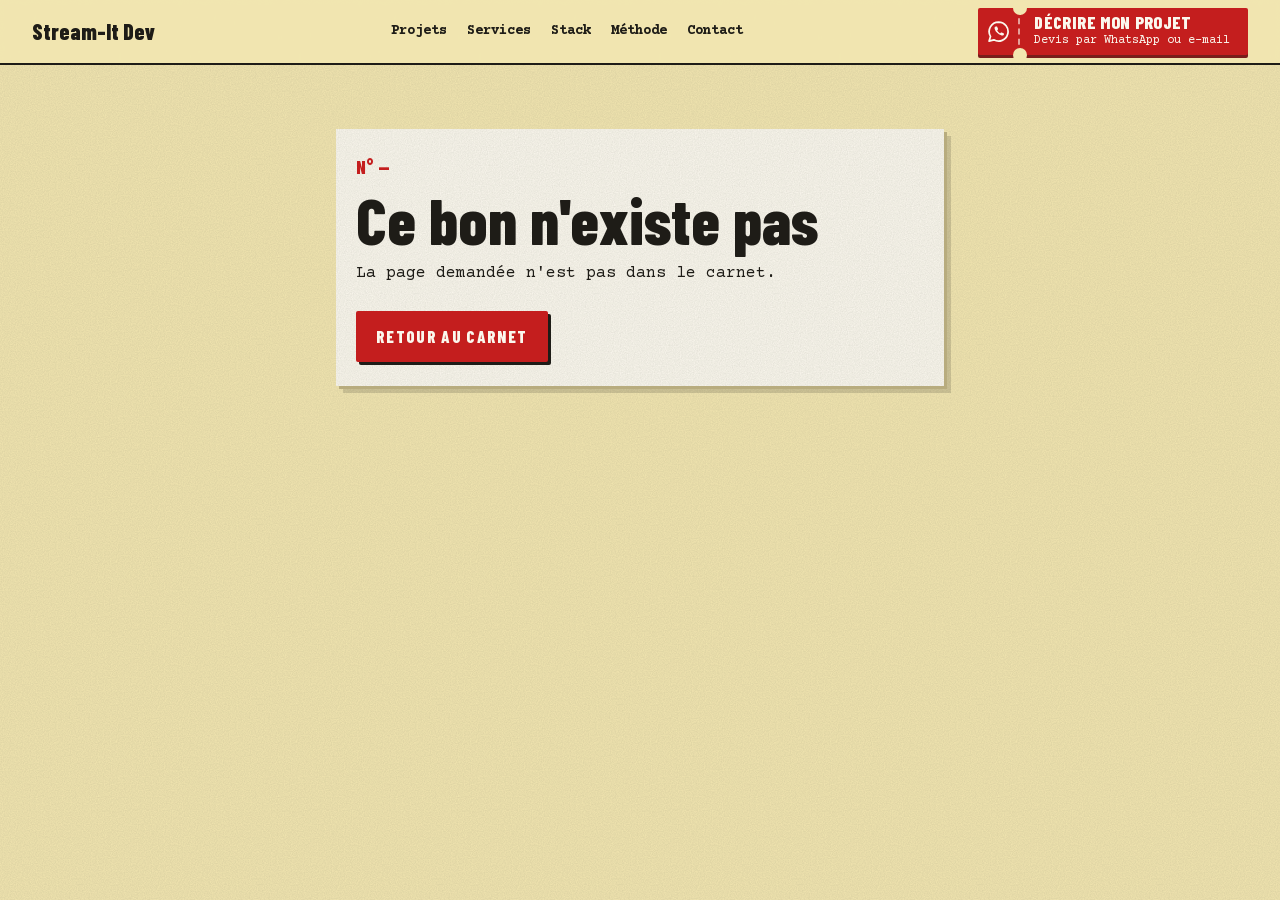
<file: 404/index.html>
<!DOCTYPE html><html lang="fr" class="barlow_condensed_3bf6264e-module__rzLurq__variable courier_prime_338f1523-module__0I93rG__variable"><head><meta charSet="utf-8"/><meta name="viewport" content="width=device-width, initial-scale=1, viewport-fit=cover"/><link rel="stylesheet" href="/_next/static/chunks/3xr0olkkqm8ep.css" data-precedence="next"/><meta name="robots" content="noindex"/><meta name="next-size-adjust" content=""/><meta name="theme-color" content="#f2e6b0"/><title>Stream-It Dev — Développeur full-stack freelance | Sites, applications web &amp; mobiles</title><meta name="description" content="Développeur full-stack freelance : sites web, applications web et mobiles (Android, iPhone), plateformes avec back-office, bots, automatisation. Multilingue, déploiement et maintenance. Devis gratuit."/><meta name="author" content="Franck Daryll Fotsing Kamdem"/><link rel="canonical" href="https://joe237-glitch.github.io/"/><meta property="og:title" content="Stream-It Dev — Développeur full-stack freelance"/><meta property="og:description" content="Sites, applications web et mobiles, plateformes et back-office, bots, automatisation. 6 projets en ligne. Devis gratuit, réponse rapide."/><meta property="og:url" content="https://joe237-glitch.github.io/"/><meta property="og:site_name" content="Stream-It Dev"/><meta property="og:locale" content="fr_FR"/><meta property="og:image" content="https://joe237-glitch.github.io/og.jpg"/><meta property="og:image:width" content="1200"/><meta property="og:image:height" content="630"/><meta property="og:image:alt" content="Stream-It Dev, développeur full-stack freelance : carnet de 6 projets livrés"/><meta property="og:type" content="website"/><meta name="twitter:card" content="summary_large_image"/><meta name="twitter:title" content="Stream-It Dev — Développeur full-stack freelance"/><meta name="twitter:description" content="Sites, applications web et mobiles, plateformes et back-office, bots, automatisation. 6 projets en ligne. Devis gratuit, réponse rapide."/><meta name="twitter:image" content="https://joe237-glitch.github.io/og.jpg"/><link rel="icon" href="/icon.svg?icon.0-s0zhast9f95.svg" sizes="any" type="image/svg+xml"/></head><body><div hidden=""><!--$--><!--/$--></div><a href="#commande" class="sr-only focus:not-sr-only focus:fixed focus:left-3 focus:top-3 focus:z-50 focus:bg-souche focus:px-3 focus:py-2 focus:font-bold">Aller au bon de commande</a><div class="sticky top-0 z-40 hidden border-b-2 border-graphite bg-duplicata/95 backdrop-blur-[2px] md:block"><div class="mx-auto flex max-w-[84rem] items-center justify-between gap-6 px-8 py-2"><a href="#haut" class="shrink-0 font-titre text-[1.4rem] font-extrabold no-underline">Stream-It Dev</a><nav aria-label="Sections" class="flex items-center gap-5"><a href="#liasse" class="text-petit font-bold no-underline hover:underline">Projets</a><a href="#services" class="text-petit font-bold no-underline hover:underline">Services</a><a href="#stack" class="text-petit font-bold no-underline hover:underline">Stack</a><a href="#methode" class="text-petit font-bold no-underline hover:underline">Méthode</a><a href="#commande" class="text-petit font-bold no-underline hover:underline">Contact</a></nav><a href="#commande" class="ticket ticket-compact ticket-sur-jaune shrink-0"><span class="ticket-talon"><svg viewBox="0 0 24 24" aria-hidden="true" focusable="false"><path d="M12 2.2a9.8 9.8 0 0 0-8.4 14.8L2.2 21.8l4.9-1.3A9.8 9.8 0 1 0 12 2.2Z" fill="none" stroke="currentColor" stroke-width="1.8" stroke-linejoin="round"></path><path d="M8.6 7.3c.3-.5.6-.5.9-.5h.6c.2 0 .4.1.5.4l.8 1.9c.1.3 0 .5-.1.7l-.6.7c-.1.2-.2.4 0 .6.6 1 1.4 1.9 2.5 2.5.2.1.4.1.6 0l.7-.6c.2-.2.4-.2.7-.1l1.9.8c.3.1.4.3.4.5v.6c0 .3 0 .6-.5.9-.6.4-1.5.5-2.4.2-1.6-.5-3-1.4-4.1-2.6-1.2-1.2-2-2.5-2.5-4.1-.3-.9-.2-1.8.5-2.5Z" fill="currentColor"></path></svg></span><span class="ticket-texte"><span class="ticket-titre">DÉCRIRE MON PROJET</span><span class="ticket-sous">Devis par WhatsApp ou e-mail</span></span></a></div></div><main class="mx-auto max-w-[40rem] px-gouttiere py-16"><div class="papier liasse px-5 py-6"><p class="font-titre text-[1.15rem] font-extrabold text-tampon">N° —</p><h1 class="mt-2 font-titre text-section font-extrabold">Ce bon n&#x27;existe pas</h1><p class="mt-3">La page demandée n&#x27;est pas dans le carnet.</p><a href="/" class="bouton-devis mt-6">Retour au carnet</a></div></main><!--$--><!--/$--><div class="coupon papier fixed inset-x-0 bottom-0 z-40 md:hidden" style="padding-bottom:max(0.7rem, env(safe-area-inset-bottom))"><div class="px-gouttiere pt-3"><a href="#commande" class="ticket w-full"><span class="ticket-talon"><svg viewBox="0 0 24 24" aria-hidden="true" focusable="false"><path d="M12 2.2a9.8 9.8 0 0 0-8.4 14.8L2.2 21.8l4.9-1.3A9.8 9.8 0 1 0 12 2.2Z" fill="none" stroke="currentColor" stroke-width="1.8" stroke-linejoin="round"></path><path d="M8.6 7.3c.3-.5.6-.5.9-.5h.6c.2 0 .4.1.5.4l.8 1.9c.1.3 0 .5-.1.7l-.6.7c-.1.2-.2.4 0 .6.6 1 1.4 1.9 2.5 2.5.2.1.4.1.6 0l.7-.6c.2-.2.4-.2.7-.1l1.9.8c.3.1.4.3.4.5v.6c0 .3 0 .6-.5.9-.6.4-1.5.5-2.4.2-1.6-.5-3-1.4-4.1-2.6-1.2-1.2-2-2.5-2.5-4.1-.3-.9-.2-1.8.5-2.5Z" fill="currentColor"></path></svg></span><span class="ticket-texte"><span class="ticket-titre">DÉCRIRE MON PROJET</span><span class="ticket-sous">Devis par WhatsApp ou e-mail</span></span></a></div></div><script src="/carnet.js?v=e94f17afba" defer=""></script></body></html>
</file>
<file: _next/static/chunks/3xr0olkkqm8ep.css>
@font-face{font-family:Barlow Condensed;font-style:normal;font-weight:600;font-display:swap;src:url(../media/9710cef2a2a6ac70-s.38t85nkp60tez.woff2)format("woff2");unicode-range:U+102-103,U+110-111,U+128-129,U+168-169,U+1A0-1A1,U+1AF-1B0,U+300-301,U+303-304,U+308-309,U+323,U+329,U+1EA0-1EF9,U+20AB}@font-face{font-family:Barlow Condensed;font-style:normal;font-weight:600;font-display:swap;src:url(../media/a978fc28c69736ab-s.2omtmoo94goav.woff2)format("woff2");unicode-range:U+100-2BA,U+2BD-2C5,U+2C7-2CC,U+2CE-2D7,U+2DD-2FF,U+304,U+308,U+329,U+1D00-1DBF,U+1E00-1E9F,U+1EF2-1EFF,U+2020,U+20A0-20AB,U+20AD-20C4,U+2113,U+2C60-2C7F,U+A720-A7FF}@font-face{font-family:Barlow Condensed;font-style:normal;font-weight:600;font-display:swap;src:url(../media/303804218d80822e-s.p.3lj349bs9hfu1.woff2)format("woff2");unicode-range:U+??,U+131,U+152-153,U+2BB-2BC,U+2C6,U+2DA,U+2DC,U+304,U+308,U+329,U+2000-206F,U+20AC,U+2122,U+2191,U+2193,U+2212,U+2215,U+FEFF,U+FFFD}@font-face{font-family:Barlow Condensed;font-style:normal;font-weight:800;font-display:swap;src:url(../media/5a938ab334846ae8-s.0i8had3keju7i.woff2)format("woff2");unicode-range:U+102-103,U+110-111,U+128-129,U+168-169,U+1A0-1A1,U+1AF-1B0,U+300-301,U+303-304,U+308-309,U+323,U+329,U+1EA0-1EF9,U+20AB}@font-face{font-family:Barlow Condensed;font-style:normal;font-weight:800;font-display:swap;src:url(../media/3dae58b0b46c3f93-s.24oj26lcm6-u8.woff2)format("woff2");unicode-range:U+100-2BA,U+2BD-2C5,U+2C7-2CC,U+2CE-2D7,U+2DD-2FF,U+304,U+308,U+329,U+1D00-1DBF,U+1E00-1E9F,U+1EF2-1EFF,U+2020,U+20A0-20AB,U+20AD-20C4,U+2113,U+2C60-2C7F,U+A720-A7FF}@font-face{font-family:Barlow Condensed;font-style:normal;font-weight:800;font-display:swap;src:url(../media/89232e6535d3b87e-s.p.2oeto2j5aaelm.woff2)format("woff2");unicode-range:U+??,U+131,U+152-153,U+2BB-2BC,U+2C6,U+2DA,U+2DC,U+304,U+308,U+329,U+2000-206F,U+20AC,U+2122,U+2191,U+2193,U+2212,U+2215,U+FEFF,U+FFFD}@font-face{font-family:Barlow Condensed Fallback;src:local(Arial);ascent-override:130.73%;descent-override:26.15%;line-gap-override:0.0%;size-adjust:76.49%}.barlow_condensed_3bf6264e-module__rzLurq__className{font-family:Barlow Condensed,Barlow Condensed Fallback;font-style:normal}.barlow_condensed_3bf6264e-module__rzLurq__variable{--font-barlow:"Barlow Condensed", "Barlow Condensed Fallback"}
@font-face{font-family:Courier Prime;font-style:normal;font-weight:400;font-display:swap;src:url(../media/7f6e389592deb6d0-s.18kjkh28iesz_.woff2)format("woff2");unicode-range:U+100-2BA,U+2BD-2C5,U+2C7-2CC,U+2CE-2D7,U+2DD-2FF,U+304,U+308,U+329,U+1D00-1DBF,U+1E00-1E9F,U+1EF2-1EFF,U+2020,U+20A0-20AB,U+20AD-20C4,U+2113,U+2C60-2C7F,U+A720-A7FF}@font-face{font-family:Courier Prime;font-style:normal;font-weight:400;font-display:swap;src:url(../media/87d3ffffac5dafea-s.p.3a10o7es2neby.woff2)format("woff2");unicode-range:U+??,U+131,U+152-153,U+2BB-2BC,U+2C6,U+2DA,U+2DC,U+304,U+308,U+329,U+2000-206F,U+20AC,U+2122,U+2191,U+2193,U+2212,U+2215,U+FEFF,U+FFFD}@font-face{font-family:Courier Prime;font-style:normal;font-weight:700;font-display:swap;src:url(../media/69c6d7b79c8b79fe-s.1_9u50gws63pa.woff2)format("woff2");unicode-range:U+100-2BA,U+2BD-2C5,U+2C7-2CC,U+2CE-2D7,U+2DD-2FF,U+304,U+308,U+329,U+1D00-1DBF,U+1E00-1E9F,U+1EF2-1EFF,U+2020,U+20A0-20AB,U+20AD-20C4,U+2113,U+2C60-2C7F,U+A720-A7FF}@font-face{font-family:Courier Prime;font-style:normal;font-weight:700;font-display:swap;src:url(../media/5f440d3eea613716-s.p.1xmps1tcyqv34.woff2)format("woff2");unicode-range:U+??,U+131,U+152-153,U+2BB-2BC,U+2C6,U+2DA,U+2DC,U+304,U+308,U+329,U+2000-206F,U+20AC,U+2122,U+2191,U+2193,U+2212,U+2215,U+FEFF,U+FFFD}@font-face{font-family:Courier Prime Fallback;src:local(Arial);ascent-override:58.08%;descent-override:25.41%;line-gap-override:0.0%;size-adjust:134.5%}.courier_prime_338f1523-module__0I93rG__className{font-family:Courier Prime,Courier Prime Fallback;font-style:normal}.courier_prime_338f1523-module__0I93rG__variable{--font-courier:"Courier Prime", "Courier Prime Fallback"}
@layer properties{@supports (((-webkit-hyphens:none)) and (not (margin-trim:inline))) or ((-moz-orient:inline) and (not (color:rgb(from red r g b)))){*,:before,:after,::backdrop{--tw-rotate-x:initial;--tw-rotate-y:initial;--tw-rotate-z:initial;--tw-skew-x:initial;--tw-skew-y:initial;--tw-border-style:solid;--tw-leading:initial;--tw-font-weight:initial;--tw-tracking:initial;--tw-ordinal:initial;--tw-slashed-zero:initial;--tw-numeric-figure:initial;--tw-numeric-spacing:initial;--tw-numeric-fraction:initial;--tw-backdrop-blur:initial;--tw-backdrop-brightness:initial;--tw-backdrop-contrast:initial;--tw-backdrop-grayscale:initial;--tw-backdrop-hue-rotate:initial;--tw-backdrop-invert:initial;--tw-backdrop-opacity:initial;--tw-backdrop-saturate:initial;--tw-backdrop-sepia:initial}}}@layer theme{:root,:host{--font-sans:-apple-system, BlinkMacSystemFont, "Segoe UI", Roboto, "Helvetica Neue", "Noto Sans", Arial, sans-serif, "Apple Color Emoji", "Segoe UI Emoji", "Segoe UI Symbol", "Noto Color Emoji";--font-mono:ui-monospace, SFMono-Regular, Menlo, Monaco, Consolas, "Liberation Mono", "Courier New", monospace;--spacing:.25rem;--font-weight-semibold:600;--font-weight-bold:700;--font-weight-extrabold:800;--tracking-normal:0em;--leading-tight:1.25;--radius-sm:.25rem;--default-font-family:var(--font-sans);--default-mono-font-family:var(--font-mono);--color-duplicata:#f2e6b0;--color-souche:#fbf8ee;--color-graphite:#1e1c17;--color-carbone:#4a4740;--color-filet:#b8ac7e;--color-tampon:#c41e1e;--font-titre:var(--font-barlow), sans-serif;--font-texte:var(--font-courier), "Courier New", monospace;--text-etiquette:.75rem;--text-etiquette--line-height:1.25;--text-petit:.875rem;--text-petit--line-height:1.55;--text-corps:1rem;--text-corps--line-height:1.6;--text-qte:1.5rem;--text-qte--line-height:1;--text-section:clamp(2.25rem, 6vw + 1rem, 4rem);--text-section--line-height:.92;--text-objet:clamp(2.5rem, 7vw + 1rem, 4.75rem);--text-objet--line-height:.9;--text-carnet:clamp(3.6rem, 16vw, 9rem);--text-carnet--line-height:.84;--spacing-gouttiere:1rem;--spacing-souche:2rem;--spacing-souche-mobile:1.5rem;--spacing-intitule:4.75rem;--radius-papier:2px;--shadow-liasse:3px 3px 0 0 var(--color-filet), 7px 7px 0 0 #1e1c1729}@supports (color:color-mix(in lab, red, red)){:root,:host{--shadow-liasse:3px 3px 0 0 var(--color-filet), 7px 7px 0 0 color-mix(in srgb, var(--color-graphite) 16%, transparent)}}:root,:host{--shadow-bouton:3px 3px 0 0 var(--color-graphite);--shadow-bouton-presse:1px 1px 0 0 var(--color-graphite);--ease-impact:cubic-bezier(.2, 1.5, .35, 1)}}@layer base{*,:after,:before,::backdrop{box-sizing:border-box;border:0 solid;margin:0;padding:0}::file-selector-button{box-sizing:border-box;border:0 solid;margin:0;padding:0}html,:host{-webkit-text-size-adjust:100%;tab-size:4;line-height:1.5;font-family:var(--default-font-family,-apple-system, BlinkMacSystemFont, "Segoe UI", Roboto, "Helvetica Neue", "Noto Sans", Arial, sans-serif, "Apple Color Emoji", "Segoe UI Emoji", "Segoe UI Symbol", "Noto Color Emoji");font-feature-settings:var(--default-font-feature-settings,normal);font-variation-settings:var(--default-font-variation-settings,normal);-webkit-tap-highlight-color:transparent}hr{height:0;color:inherit;border-top-width:1px}abbr:where([title]){-webkit-text-decoration:underline dotted;text-decoration:underline dotted}h1,h2,h3,h4,h5,h6{font-size:inherit;font-weight:inherit}a{color:inherit;-webkit-text-decoration:inherit;-webkit-text-decoration:inherit;-webkit-text-decoration:inherit;-webkit-text-decoration:inherit;text-decoration:inherit}b,strong{font-weight:bolder}code,kbd,samp,pre{font-family:var(--default-mono-font-family,ui-monospace, SFMono-Regular, Menlo, Monaco, Consolas, "Liberation Mono", "Courier New", monospace);font-feature-settings:var(--default-mono-font-feature-settings,normal);font-variation-settings:var(--default-mono-font-variation-settings,normal);font-size:1em}small{font-size:80%}sub,sup{vertical-align:baseline;font-size:75%;line-height:0;position:relative}sub{bottom:-.25em}sup{top:-.5em}table{text-indent:0;border-color:inherit;border-collapse:collapse}:-moz-focusring:where(:not(iframe)){outline:auto}progress{vertical-align:baseline}summary{display:list-item}ol,ul,menu{list-style:none}img,svg,video,canvas,audio,iframe,embed,object{vertical-align:middle;display:block}img,video{max-width:100%;height:auto}button,input,select,optgroup,textarea{font:inherit;font-feature-settings:inherit;font-variation-settings:inherit;letter-spacing:inherit;color:inherit;opacity:1;background-color:#0000;border-radius:0}::file-selector-button{font:inherit;font-feature-settings:inherit;font-variation-settings:inherit;letter-spacing:inherit;color:inherit;opacity:1;background-color:#0000;border-radius:0}:where(select:is([multiple],[size])) optgroup{font-weight:bolder}:where(select:is([multiple],[size])) optgroup option{padding-inline-start:20px}::file-selector-button{margin-inline-end:4px}::placeholder{opacity:1}@supports (not ((-webkit-appearance:-apple-pay-button))) or (contain-intrinsic-size:1px){::placeholder{color:currentColor}@supports (color:color-mix(in lab, red, red)){::placeholder{color:color-mix(in oklab, currentcolor 50%, transparent)}}}textarea{resize:vertical}::-webkit-search-decoration{-webkit-appearance:none}::-webkit-date-and-time-value{min-height:1lh;text-align:inherit}::-webkit-datetime-edit{display:inline-flex}::-webkit-datetime-edit-fields-wrapper{padding:0}::-webkit-datetime-edit{padding-block:0}::-webkit-datetime-edit-year-field{padding-block:0}::-webkit-datetime-edit-month-field{padding-block:0}::-webkit-datetime-edit-day-field{padding-block:0}::-webkit-datetime-edit-hour-field{padding-block:0}::-webkit-datetime-edit-minute-field{padding-block:0}::-webkit-datetime-edit-second-field{padding-block:0}::-webkit-datetime-edit-millisecond-field{padding-block:0}::-webkit-datetime-edit-meridiem-field{padding-block:0}::-webkit-calendar-picker-indicator{line-height:1}:-moz-ui-invalid{box-shadow:none}button,input:where([type=button],[type=reset],[type=submit]){appearance:button}::file-selector-button{appearance:button}::-webkit-inner-spin-button{height:auto}::-webkit-outer-spin-button{height:auto}[hidden]:where(:not([hidden=until-found])){display:none!important}html{scroll-behavior:smooth;-webkit-text-size-adjust:100%;scroll-padding-top:4.5rem}@media (prefers-reduced-motion:reduce){html{scroll-behavior:auto}}body{background-color:var(--color-duplicata);background-image:var(--grain);color:var(--color-graphite);font-family:var(--font-texte);font-size:var(--text-corps);line-height:var(--text-corps--line-height);text-rendering:optimizelegibility;margin:0;overflow-x:clip}h1,h2,h3{text-wrap:balance;margin:0}p{margin:0}a{color:inherit;text-underline-offset:3px;text-decoration-thickness:1px}:focus-visible{outline:3px solid var(--color-graphite);outline-offset:3px}::selection{background:var(--color-graphite);color:var(--color-souche)}}@layer components{.papier{background-color:var(--color-souche);background-image:var(--grain)}.liasse{box-shadow:var(--shadow-liasse)}.bon{grid-template-columns:var(--spacing-souche-mobile) minmax(0, 1fr);display:grid;position:relative;overflow:clip}@media (min-width:48rem){.bon{grid-template-columns:var(--spacing-souche) minmax(0, 1fr)}}.souche{border-right:1px dashed var(--color-filet);justify-content:center;padding-block:.9rem;display:flex;position:relative}.souche:after{content:"";background-image:radial-gradient(circle, var(--color-duplicata) 2.2px, transparent 2.7px);inset-block:0;background-repeat:repeat-y;background-size:9px 12px;width:9px;position:absolute;right:-5px}.souche-numero{writing-mode:vertical-rl;font-family:var(--font-titre);font-weight:600;font-size:var(--text-etiquette);letter-spacing:.16em;color:var(--color-tampon);white-space:nowrap;transform:rotate(180deg)}.champ{border-bottom:1px solid var(--color-filet);grid-template-columns:minmax(0,1fr);align-items:baseline;gap:.1rem .75rem;padding-block:.5rem;display:grid}.champ-ligne{grid-template-columns:var(--spacing-intitule) minmax(0, 1fr);gap:0 .75rem}@media (min-width:48rem){.champ{grid-template-columns:5rem minmax(0,1fr);gap:0 .75rem;padding-block:.55rem}}.etiquette{font-family:var(--font-titre);font-weight:600;font-size:var(--text-etiquette);line-height:var(--text-etiquette--line-height);letter-spacing:.1em;text-transform:uppercase;color:var(--color-carbone)}.ligne{border-bottom:1px dashed var(--color-filet);grid-template-columns:2.1rem minmax(0,1fr);align-items:baseline;gap:0 .7rem;padding-block:.45rem;display:grid}@media (min-width:48rem){.ligne{grid-template-columns:2.6rem minmax(0,1fr);gap:0 .8rem;padding-block:.5rem}}.qte{font-family:var(--font-titre);font-weight:800;font-size:var(--text-qte);line-height:var(--text-qte--line-height);text-align:right;font-variant-numeric:tabular-nums}.suivi{counter-reset:etape;margin:0;padding:0;list-style:none}.suivi li{counter-increment:etape;padding:0 0 .95rem 2.5rem;position:relative}.suivi li:before{content:counter(etape, decimal-leading-zero);font-family:var(--font-titre);font-variant-numeric:tabular-nums;color:var(--color-tampon);font-size:1.15rem;font-weight:800;line-height:1.35rem;position:absolute;top:0;left:0}.suivi li:after{content:"";border-left:2px dashed var(--color-filet);position:absolute;top:1.55rem;bottom:.25rem;left:.62rem}.suivi li:last-child{padding-bottom:0}.suivi li:last-child:after{display:none}.agrafe{transform:rotate(var(--incline,1.5deg));margin:0;position:relative}.agrafe img,.agrafe .cadre-vide{aspect-ratio:1/2;border:1px solid var(--color-graphite);background-color:var(--color-duplicata);width:100%;height:auto;display:block}.agrafe:before{content:"";z-index:2;background:var(--color-carbone);width:1.7rem;height:.3rem;box-shadow:0 1px 0 var(--color-graphite);border-radius:1px;position:absolute;top:-.35rem;left:50%;transform:translate(-50%)rotate(-7deg)}.cadre-vide{text-align:center;font-family:var(--font-titre);font-weight:600;font-size:var(--text-etiquette);letter-spacing:.1em;text-transform:uppercase;color:var(--color-carbone);background-image:repeating-linear-gradient(135deg,#0000 0 9px,#b8ac7e73 9px 10px);place-items:center;padding:.75rem;display:grid}@supports (color:color-mix(in lab, red, red)){.cadre-vide{background-image:repeating-linear-gradient(135deg, transparent 0 9px, color-mix(in srgb, var(--color-filet) 45%, transparent) 9px 10px)}}.tampon{z-index:3;border:3px solid var(--color-tampon);outline:1.5px solid var(--color-tampon);outline-offset:2px;border-radius:var(--radius-papier);color:var(--color-tampon);font-family:var(--font-titre);text-transform:uppercase;white-space:nowrap;mix-blend-mode:multiply;-webkit-mask-image:var(--encre);-webkit-mask-image:var(--encre);-webkit-mask-image:var(--encre);-webkit-mask-image:var(--encre);mask-image:var(--encre);opacity:.93;transform:rotate(var(--penche,-9deg));pointer-events:none;justify-items:center;padding:.35rem .75rem .45rem;line-height:1;display:grid;position:absolute;-webkit-mask-size:150px;mask-size:150px}.tampon-mot{letter-spacing:.06em;text-shadow:0 0 1px;font-size:1.5rem;font-weight:800}@media (min-width:48rem){.tampon-mot{font-size:1.85rem}}.tampon-date{letter-spacing:.18em;margin-top:.25rem;font-size:.68rem;font-weight:600}.tampon[data-etat=attente]{opacity:0;transform:rotate(-18deg)scale(1.9)}.tampon[data-etat=pose]{animation:tampon-pose var(--duree-tampon) var(--ease-impact) both}.choc{animation:choc-papier var(--duree-choc) ease-out}.coupon{border-top:2px dashed var(--color-graphite);box-shadow:0 -10px 0 -2px #f2e6b0d9}@supports (color:color-mix(in lab, red, red)){.coupon{box-shadow:0 -10px 0 -2px color-mix(in srgb, var(--color-duplicata) 85%, transparent)}}.ticket{--fond-encoche:var(--color-souche);border-radius:var(--radius-papier);background-color:var(--color-tampon);min-height:3.4rem;color:var(--color-souche);text-align:left;cursor:pointer;border:0;grid-template-columns:3rem minmax(0,1fr);align-items:stretch;text-decoration:none;display:inline-grid;position:relative;box-shadow:0 3px #791d1b}@supports (color:color-mix(in lab, red, red)){.ticket{box-shadow:0 3px 0 0 color-mix(in srgb, var(--color-tampon) 55%, var(--color-graphite))}}.ticket{transition:transform var(--duree-ui) ease-out, box-shadow var(--duree-ui) ease-out}.ticket:hover{transform:translateY(1px);box-shadow:0 2px #791d1b}@supports (color:color-mix(in lab, red, red)){.ticket:hover{box-shadow:0 2px 0 0 color-mix(in srgb, var(--color-tampon) 55%, var(--color-graphite))}}.ticket:active{box-shadow:none;transform:translateY(3px)}.ticket:disabled{cursor:progress;opacity:.88}.ticket:before,.ticket:after{content:"";background:var(--fond-encoche);border-radius:50%;width:14px;height:14px;position:absolute;left:calc(3rem - 7px)}.ticket:before{top:-7px}.ticket:after{bottom:-7px}.ticket-sur-jaune{--fond-encoche:var(--color-duplicata)}.ticket-email{background-color:var(--color-graphite);box-shadow:0 3px 0 0 var(--color-carbone)}.ticket-email:hover{box-shadow:0 2px 0 0 var(--color-carbone)}.ticket-email .ticket-sous{color:#fbf8eec7}@supports (color:color-mix(in lab, red, red)){.ticket-email .ticket-sous{color:color-mix(in srgb, var(--color-souche) 78%, transparent)}}.ticket-talon{border-right:2px dashed #fbf8ee99;place-items:center;display:grid}@supports (color:color-mix(in lab, red, red)){.ticket-talon{border-right:2px dashed color-mix(in srgb, var(--color-souche) 60%, transparent)}}.ticket-talon svg{width:1.45rem;height:1.45rem}.ticket-texte{flex-direction:column;justify-content:center;gap:.2rem;padding:.5rem 1.1rem .55rem .9rem;display:flex}.ticket-titre{font-family:var(--font-titre);letter-spacing:.02em;font-size:1.3rem;font-weight:800;line-height:1}.ticket-sous{font-family:var(--font-texte);font-size:.75rem;line-height:1.2}.ticket-compact{grid-template-columns:2.6rem minmax(0,1fr);min-height:2.9rem}.ticket-compact:before,.ticket-compact:after{left:calc(2.6rem - 7px)}.ticket-compact .ticket-titre{font-size:1.1rem}.ticket-compact .ticket-texte{padding-block:.35rem .4rem}.bouton-devis{border-radius:var(--radius-papier);background:var(--color-tampon);min-height:3rem;color:var(--color-souche);font-family:var(--font-titre);letter-spacing:.08em;text-transform:uppercase;box-shadow:var(--shadow-bouton);cursor:pointer;transition:transform var(--duree-ui) ease-out, box-shadow var(--duree-ui) ease-out;border:0;justify-content:center;align-items:center;gap:.5rem;padding:.75rem 1.25rem;font-size:1.05rem;font-weight:800;text-decoration:none;display:inline-flex}.bouton-devis:hover{box-shadow:2px 2px 0 0 var(--color-graphite);transform:translate(1px,1px)}.bouton-devis:active{box-shadow:var(--shadow-bouton-presse);transform:translate(2px,2px)}.bouton-devis:disabled{cursor:progress;opacity:.85}.bouton-papier{border:1.5px solid var(--color-graphite);border-radius:var(--radius-papier);min-height:2.25rem;color:var(--color-graphite);font-family:var(--font-titre);font-weight:600;font-size:var(--text-etiquette);letter-spacing:.1em;text-transform:uppercase;cursor:pointer;background:0 0;align-items:center;padding:.3rem .7rem;display:inline-flex}.saisie{border:0;border-bottom:1.5px solid var(--color-graphite);width:100%;color:var(--color-graphite);font-family:var(--font-texte);font-size:var(--text-corps);background:0 0;border-radius:0;padding:.35rem 0}.saisie:focus-visible{outline-offset:2px}.saisie::placeholder{color:var(--color-carbone);opacity:.85}textarea.saisie{resize:vertical;background-image:linear-gradient(to bottom, transparent calc(1.75rem - 1px), var(--color-filet) calc(1.75rem - 1px));background-size:100% 1.75rem;background-attachment:local;border-bottom:0;min-height:5.25rem;padding:0;line-height:1.75rem}.saisie[aria-invalid=true]{border-bottom-color:var(--color-tampon)}select.saisie{appearance:none;background-image:linear-gradient(45deg, transparent 50%, var(--color-graphite) 50%), linear-gradient(135deg, var(--color-graphite) 50%, transparent 50%);background-position:calc(100% - .6rem) 55%,calc(100% - .25rem) 55%;background-repeat:no-repeat;background-size:.35rem .35rem;padding-right:1.5rem}.code-barres{background-image:repeating-linear-gradient(90deg, var(--color-graphite) 0 2px, transparent 2px 4px, var(--color-graphite) 4px 5px, transparent 5px 8px, var(--color-graphite) 8px 11px, transparent 11px 12px, var(--color-graphite) 12px 13px, transparent 13px 16px);width:8.5rem;height:2.25rem}}@layer utilities{.sr-only{clip-path:inset(50%);white-space:nowrap;border-width:0;width:1px;height:1px;margin:-1px;padding:0;position:absolute;overflow:hidden}.absolute{position:absolute}.fixed{position:fixed}.relative{position:relative}.sticky{position:sticky}.inset-x-0{inset-inline:0}.top-0{top:0}.top-1{top:var(--spacing)}.top-6{top:calc(var(--spacing) * 6)}.right-0{right:0}.right-1{right:var(--spacing)}.right-2{right:calc(var(--spacing) * 2)}.right-gouttiere{right:var(--spacing-gouttiere)}.bottom-0{bottom:0}.left-0{left:0}.left-1{left:var(--spacing)}.left-2{left:calc(var(--spacing) * 2)}.z-40{z-index:40}.order-2{order:2}.col-start-2{grid-column-start:2}.m-0{margin:0}.mx-auto{margin-inline:auto}.mt-0\.5{margin-top:calc(var(--spacing) * .5)}.mt-1{margin-top:var(--spacing)}.mt-1\.5{margin-top:calc(var(--spacing) * 1.5)}.mt-2{margin-top:calc(var(--spacing) * 2)}.mt-3{margin-top:calc(var(--spacing) * 3)}.mt-4{margin-top:calc(var(--spacing) * 4)}.mt-5{margin-top:calc(var(--spacing) * 5)}.mt-6{margin-top:calc(var(--spacing) * 6)}.mt-8{margin-top:calc(var(--spacing) * 8)}.mr-3{margin-right:calc(var(--spacing) * 3)}.ml-3{margin-left:calc(var(--spacing) * 3)}.block{display:block}.flex{display:flex}.grid{display:grid}.hidden{display:none}.w-\[2\.1rem\]{width:2.1rem}.w-full{width:100%}.max-w-\[36rem\]{max-width:36rem}.max-w-\[38rem\]{max-width:38rem}.max-w-\[40rem\]{max-width:40rem}.max-w-\[42rem\]{max-width:42rem}.max-w-\[44rem\]{max-width:44rem}.max-w-\[46rem\]{max-width:46rem}.max-w-\[54rem\]{max-width:54rem}.max-w-\[56rem\]{max-width:56rem}.max-w-\[58rem\]{max-width:58rem}.max-w-\[60rem\]{max-width:60rem}.max-w-\[62rem\]{max-width:62rem}.max-w-\[84rem\]{max-width:84rem}.min-w-0{min-width:0}.shrink-0{flex-shrink:0}.transform{transform:var(--tw-rotate-x,) var(--tw-rotate-y,) var(--tw-rotate-z,) var(--tw-skew-x,) var(--tw-skew-y,)}.list-none{list-style-type:none}.grid-cols-2{grid-template-columns:repeat(2,minmax(0,1fr))}.grid-cols-\[2\.75rem_minmax\(0\,1fr\)\]{grid-template-columns:2.75rem minmax(0,1fr)}.grid-cols-\[3\.4rem_minmax\(0\,1fr\)\]{grid-template-columns:3.4rem minmax(0,1fr)}.grid-cols-\[6\.75rem_minmax\(0\,1fr\)\]{grid-template-columns:6.75rem minmax(0,1fr)}.grid-cols-\[minmax\(0\,1fr\)_6\.75rem\]{grid-template-columns:minmax(0,1fr) 6.75rem}.flex-col{flex-direction:column}.flex-wrap{flex-wrap:wrap}.items-baseline{align-items:baseline}.items-center{align-items:center}.justify-between{justify-content:space-between}.justify-end{justify-content:flex-end}.gap-1{gap:var(--spacing)}.gap-1\.5{gap:calc(var(--spacing) * 1.5)}.gap-2{gap:calc(var(--spacing) * 2)}.gap-3{gap:calc(var(--spacing) * 3)}.gap-4{gap:calc(var(--spacing) * 4)}.gap-5{gap:calc(var(--spacing) * 5)}.gap-6{gap:calc(var(--spacing) * 6)}.gap-12{gap:calc(var(--spacing) * 12)}.gap-\[0\.7rem\]{gap:.7rem}.gap-px{gap:1px}.gap-x-2{column-gap:calc(var(--spacing) * 2)}.gap-x-3{column-gap:calc(var(--spacing) * 3)}.gap-x-8{column-gap:calc(var(--spacing) * 8)}.gap-y-1{row-gap:var(--spacing)}.overflow-clip{overflow:clip}.rounded-sm{border-radius:var(--radius-sm)}.border{border-style:var(--tw-border-style);border-width:1px}.border-2{border-style:var(--tw-border-style);border-width:2px}.border-y-2{border-block-style:var(--tw-border-style);border-block-width:2px}.border-t{border-top-style:var(--tw-border-style);border-top-width:1px}.border-t-2{border-top-style:var(--tw-border-style);border-top-width:2px}.border-b{border-bottom-style:var(--tw-border-style);border-bottom-width:1px}.border-b-2{border-bottom-style:var(--tw-border-style);border-bottom-width:2px}.border-dashed{--tw-border-style:dashed;border-style:dashed}.border-filet{border-color:var(--color-filet)}.border-graphite{border-color:var(--color-graphite)}.bg-duplicata{background-color:var(--color-duplicata)}.bg-duplicata\/95{background-color:#f2e6b0f2}@supports (color:color-mix(in lab, red, red)){.bg-duplicata\/95{background-color:color-mix(in oklab, var(--color-duplicata) 95%, transparent)}}.bg-graphite{background-color:var(--color-graphite)}.p-0{padding:0}.px-2{padding-inline:calc(var(--spacing) * 2)}.px-3{padding-inline:calc(var(--spacing) * 3)}.px-4{padding-inline:calc(var(--spacing) * 4)}.px-5{padding-inline:calc(var(--spacing) * 5)}.px-8{padding-inline:calc(var(--spacing) * 8)}.px-gouttiere{padding-inline:var(--spacing-gouttiere)}.py-0\.5{padding-block:calc(var(--spacing) * .5)}.py-1{padding-block:var(--spacing)}.py-2{padding-block:calc(var(--spacing) * 2)}.py-3{padding-block:calc(var(--spacing) * 3)}.py-4{padding-block:calc(var(--spacing) * 4)}.py-6{padding-block:calc(var(--spacing) * 6)}.py-16{padding-block:calc(var(--spacing) * 16)}.pt-1{padding-top:var(--spacing)}.pt-3{padding-top:calc(var(--spacing) * 3)}.pt-4{padding-top:calc(var(--spacing) * 4)}.pt-5{padding-top:calc(var(--spacing) * 5)}.pt-6{padding-top:calc(var(--spacing) * 6)}.pr-14{padding-right:calc(var(--spacing) * 14)}.pb-1{padding-bottom:var(--spacing)}.pb-2{padding-bottom:calc(var(--spacing) * 2)}.pb-6{padding-bottom:calc(var(--spacing) * 6)}.pb-8{padding-bottom:calc(var(--spacing) * 8)}.pb-10{padding-bottom:calc(var(--spacing) * 10)}.pb-32{padding-bottom:calc(var(--spacing) * 32)}.text-center{text-align:center}.text-right{text-align:right}.align-middle{vertical-align:middle}.font-titre{font-family:var(--font-titre)}.text-carnet{font-size:var(--text-carnet);line-height:var(--tw-leading,var(--text-carnet--line-height))}.text-etiquette{font-size:var(--text-etiquette);line-height:var(--tw-leading,var(--text-etiquette--line-height))}.text-objet{font-size:var(--text-objet);line-height:var(--tw-leading,var(--text-objet--line-height))}.text-petit{font-size:var(--text-petit);line-height:var(--tw-leading,var(--text-petit--line-height))}.text-section{font-size:var(--text-section);line-height:var(--tw-leading,var(--text-section--line-height))}.text-\[0\.9375rem\]{font-size:.9375rem}.text-\[1\.1rem\]{font-size:1.1rem}.text-\[1\.3rem\]{font-size:1.3rem}.text-\[1\.4rem\]{font-size:1.4rem}.text-\[1\.6rem\]{font-size:1.6rem}.text-\[1\.15rem\]{font-size:1.15rem}.text-\[1\.35rem\]{font-size:1.35rem}.text-\[1\.75rem\]{font-size:1.75rem}.text-\[1\.95rem\]{font-size:1.95rem}.leading-\[0\.95\]{--tw-leading:.95;line-height:.95}.leading-none{--tw-leading:1;line-height:1}.leading-tight{--tw-leading:var(--leading-tight);line-height:var(--leading-tight)}.font-bold{--tw-font-weight:var(--font-weight-bold);font-weight:var(--font-weight-bold)}.font-extrabold{--tw-font-weight:var(--font-weight-extrabold);font-weight:var(--font-weight-extrabold)}.font-semibold{--tw-font-weight:var(--font-weight-semibold);font-weight:var(--font-weight-semibold)}.tracking-\[0\.02em\]{--tw-tracking:.02em;letter-spacing:.02em}.tracking-\[0\.05em\]{--tw-tracking:.05em;letter-spacing:.05em}.tracking-\[0\.12em\]{--tw-tracking:.12em;letter-spacing:.12em}.tracking-\[0\.14em\]{--tw-tracking:.14em;letter-spacing:.14em}.tracking-\[0\.18em\]{--tw-tracking:.18em;letter-spacing:.18em}.tracking-normal{--tw-tracking:var(--tracking-normal);letter-spacing:var(--tracking-normal)}.\[overflow-wrap\:anywhere\]{overflow-wrap:anywhere}.break-all{word-break:break-all}.whitespace-nowrap{white-space:nowrap}.text-carbone{color:var(--color-carbone)}.text-tampon{color:var(--color-tampon)}.normal-case{text-transform:none}.uppercase{text-transform:uppercase}.tabular-nums{--tw-numeric-spacing:tabular-nums;font-variant-numeric:var(--tw-ordinal,) var(--tw-slashed-zero,) var(--tw-numeric-figure,) var(--tw-numeric-spacing,) var(--tw-numeric-fraction,)}.no-underline{text-decoration-line:none}.underline{text-decoration-line:underline}.decoration-2{text-decoration-thickness:2px}.underline-offset-2{text-underline-offset:2px}.underline-offset-4{text-underline-offset:4px}.backdrop-blur-\[2px\]{--tw-backdrop-blur:blur(2px);-webkit-backdrop-filter:var(--tw-backdrop-blur,) var(--tw-backdrop-brightness,) var(--tw-backdrop-contrast,) var(--tw-backdrop-grayscale,) var(--tw-backdrop-hue-rotate,) var(--tw-backdrop-invert,) var(--tw-backdrop-opacity,) var(--tw-backdrop-saturate,) var(--tw-backdrop-sepia,);backdrop-filter:var(--tw-backdrop-blur,) var(--tw-backdrop-brightness,) var(--tw-backdrop-contrast,) var(--tw-backdrop-grayscale,) var(--tw-backdrop-hue-rotate,) var(--tw-backdrop-invert,) var(--tw-backdrop-opacity,) var(--tw-backdrop-saturate,) var(--tw-backdrop-sepia,)}@media (hover:hover){.hover\:underline:hover{text-decoration-line:underline}}.focus\:not-sr-only:focus{clip-path:none;white-space:normal;width:auto;height:auto;margin:0;padding:0;position:static;overflow:visible}.focus\:fixed:focus{position:fixed}.focus\:top-3:focus{top:calc(var(--spacing) * 3)}.focus\:left-3:focus{left:calc(var(--spacing) * 3)}.focus\:z-50:focus{z-index:50}.focus\:bg-souche:focus{background-color:var(--color-souche)}.focus\:px-3:focus{padding-inline:calc(var(--spacing) * 3)}.focus\:py-2:focus{padding-block:calc(var(--spacing) * 2)}.focus\:font-bold:focus{--tw-font-weight:var(--font-weight-bold);font-weight:var(--font-weight-bold)}@media (min-width:40rem){.sm\:grid-cols-2{grid-template-columns:repeat(2,minmax(0,1fr))}.sm\:flex-row{flex-direction:row}.sm\:flex-wrap{flex-wrap:wrap}.sm\:items-center{align-items:center}.sm\:justify-between{justify-content:space-between}}@media (min-width:48rem){.md\:top-6{top:calc(var(--spacing) * 6)}.md\:top-20{top:calc(var(--spacing) * 20)}.md\:right-8{right:calc(var(--spacing) * 8)}.md\:order-1{order:1}.md\:order-2{order:2}.md\:order-none{order:0}.md\:col-span-4{grid-column:span 4/span 4}.md\:col-span-5{grid-column:span 5/span 5}.md\:col-span-7{grid-column:span 7/span 7}.md\:col-span-8{grid-column:span 8/span 8}.md\:col-start-auto{grid-column-start:auto}.md\:mt-0{margin-top:0}.md\:mt-2{margin-top:calc(var(--spacing) * 2)}.md\:mt-3{margin-top:calc(var(--spacing) * 3)}.md\:mt-12{margin-top:calc(var(--spacing) * 12)}.md\:ml-0{margin-left:0}.md\:ml-\[3\%\]{margin-left:3%}.md\:ml-\[4\%\]{margin-left:4%}.md\:ml-\[6\%\]{margin-left:6%}.md\:ml-\[8\%\]{margin-left:8%}.md\:ml-\[12\%\]{margin-left:12%}.md\:ml-\[14\%\]{margin-left:14%}.md\:ml-\[16\%\]{margin-left:16%}.md\:ml-\[17\%\]{margin-left:17%}.md\:ml-\[23\%\]{margin-left:23%}.md\:ml-\[30\%\]{margin-left:30%}.md\:block{display:block}.md\:grid{display:grid}.md\:hidden{display:none}.md\:w-\[2\.6rem\]{width:2.6rem}.md\:grid-cols-2{grid-template-columns:repeat(2,minmax(0,1fr))}.md\:grid-cols-4{grid-template-columns:repeat(4,minmax(0,1fr))}.md\:grid-cols-12{grid-template-columns:repeat(12,minmax(0,1fr))}.md\:grid-cols-\[3\.5rem_minmax\(0\,1fr\)_8\.5rem_3\.5rem\]{grid-template-columns:3.5rem minmax(0,1fr) 8.5rem 3.5rem}.md\:grid-cols-\[4\.5rem_minmax\(0\,1fr\)_11rem\]{grid-template-columns:4.5rem minmax(0,1fr) 11rem}.md\:grid-cols-\[7\.5rem_minmax\(0\,1fr\)\]{grid-template-columns:7.5rem minmax(0,1fr)}.md\:grid-cols-\[14rem_minmax\(0\,1fr\)\]{grid-template-columns:14rem minmax(0,1fr)}.md\:grid-cols-\[minmax\(0\,1fr\)_14rem\]{grid-template-columns:minmax(0,1fr) 14rem}.md\:items-baseline{align-items:baseline}.md\:gap-10{gap:calc(var(--spacing) * 10)}.md\:gap-16{gap:calc(var(--spacing) * 16)}.md\:gap-\[0\.8rem\]{gap:.8rem}.md\:gap-x-6{column-gap:calc(var(--spacing) * 6)}.md\:self-end{align-self:flex-end}.md\:px-8{padding-inline:calc(var(--spacing) * 8)}.md\:pt-5{padding-top:calc(var(--spacing) * 5)}.md\:pt-7{padding-top:calc(var(--spacing) * 7)}.md\:pt-20{padding-top:calc(var(--spacing) * 20)}.md\:pt-\[6\.75rem\]{padding-top:6.75rem}.md\:pr-0{padding-right:0}.md\:pb-9{padding-bottom:calc(var(--spacing) * 9)}.md\:pb-14{padding-bottom:calc(var(--spacing) * 14)}.md\:pb-16{padding-bottom:calc(var(--spacing) * 16)}.md\:pb-20{padding-bottom:calc(var(--spacing) * 20)}.md\:text-right{text-align:right}.md\:text-corps{font-size:var(--text-corps);line-height:var(--tw-leading,var(--text-corps--line-height))}.md\:text-\[1\.4rem\]{font-size:1.4rem}.md\:text-\[1\.9rem\]{font-size:1.9rem}.md\:text-\[2\.1rem\]{font-size:2.1rem}.md\:text-\[2\.75rem\]{font-size:2.75rem}}}:root{--duree-tampon:.32s;--duree-choc:.18s;--duree-ui:.14s;--grain:url("data:image/svg+xml,%3Csvg xmlns='http://www.w3.org/2000/svg' width='180' height='180'%3E%3Cfilter id='g'%3E%3CfeTurbulence type='fractalNoise' baseFrequency='.85' numOctaves='2' stitchTiles='stitch'/%3E%3CfeColorMatrix values='0 0 0 0 .12 0 0 0 0 .11 0 0 0 0 .09 0 0 0 .16 0'/%3E%3C/filter%3E%3Crect width='100%25' height='100%25' filter='url(%23g)'/%3E%3C/svg%3E");--encre:url("data:image/svg+xml,%3Csvg xmlns='http://www.w3.org/2000/svg' width='150' height='150'%3E%3Cfilter id='e'%3E%3CfeTurbulence type='fractalNoise' baseFrequency='.6' numOctaves='3' seed='7'/%3E%3CfeColorMatrix values='0 0 0 0 0 0 0 0 0 0 0 0 0 0 0 -1.9 0 0 0 1.75'/%3E%3C/filter%3E%3Crect width='100%25' height='100%25' filter='url(%23e)'/%3E%3C/svg%3E");--lightningcss-light:initial;--lightningcss-dark: ;color-scheme:light}@keyframes tampon-pose{0%{opacity:0;transform:rotate(-18deg)scale(1.9)}62%{opacity:.97;transform:rotate(var(--penche,-9deg)) scale(.93)}to{opacity:.93;transform:rotate(var(--penche,-9deg)) scale(1)}}@keyframes choc-papier{0%{translate:0}35%{translate:0 2px}to{translate:0}}@media (prefers-reduced-motion:reduce){.tampon[data-etat]{opacity:.93;transform:rotate(var(--penche,-9deg));animation:none}.choc{animation:none}.bouton-devis{transition:none}}@property --tw-rotate-x{syntax:"*";inherits:false}@property --tw-rotate-y{syntax:"*";inherits:false}@property --tw-rotate-z{syntax:"*";inherits:false}@property --tw-skew-x{syntax:"*";inherits:false}@property --tw-skew-y{syntax:"*";inherits:false}@property --tw-border-style{syntax:"*";inherits:false;initial-value:solid}@property --tw-leading{syntax:"*";inherits:false}@property --tw-font-weight{syntax:"*";inherits:false}@property --tw-tracking{syntax:"*";inherits:false}@property --tw-ordinal{syntax:"*";inherits:false}@property --tw-slashed-zero{syntax:"*";inherits:false}@property --tw-numeric-figure{syntax:"*";inherits:false}@property --tw-numeric-spacing{syntax:"*";inherits:false}@property --tw-numeric-fraction{syntax:"*";inherits:false}@property --tw-backdrop-blur{syntax:"*";inherits:false}@property --tw-backdrop-brightness{syntax:"*";inherits:false}@property --tw-backdrop-contrast{syntax:"*";inherits:false}@property --tw-backdrop-grayscale{syntax:"*";inherits:false}@property --tw-backdrop-hue-rotate{syntax:"*";inherits:false}@property --tw-backdrop-invert{syntax:"*";inherits:false}@property --tw-backdrop-opacity{syntax:"*";inherits:false}@property --tw-backdrop-saturate{syntax:"*";inherits:false}@property --tw-backdrop-sepia{syntax:"*";inherits:false}
</file>
